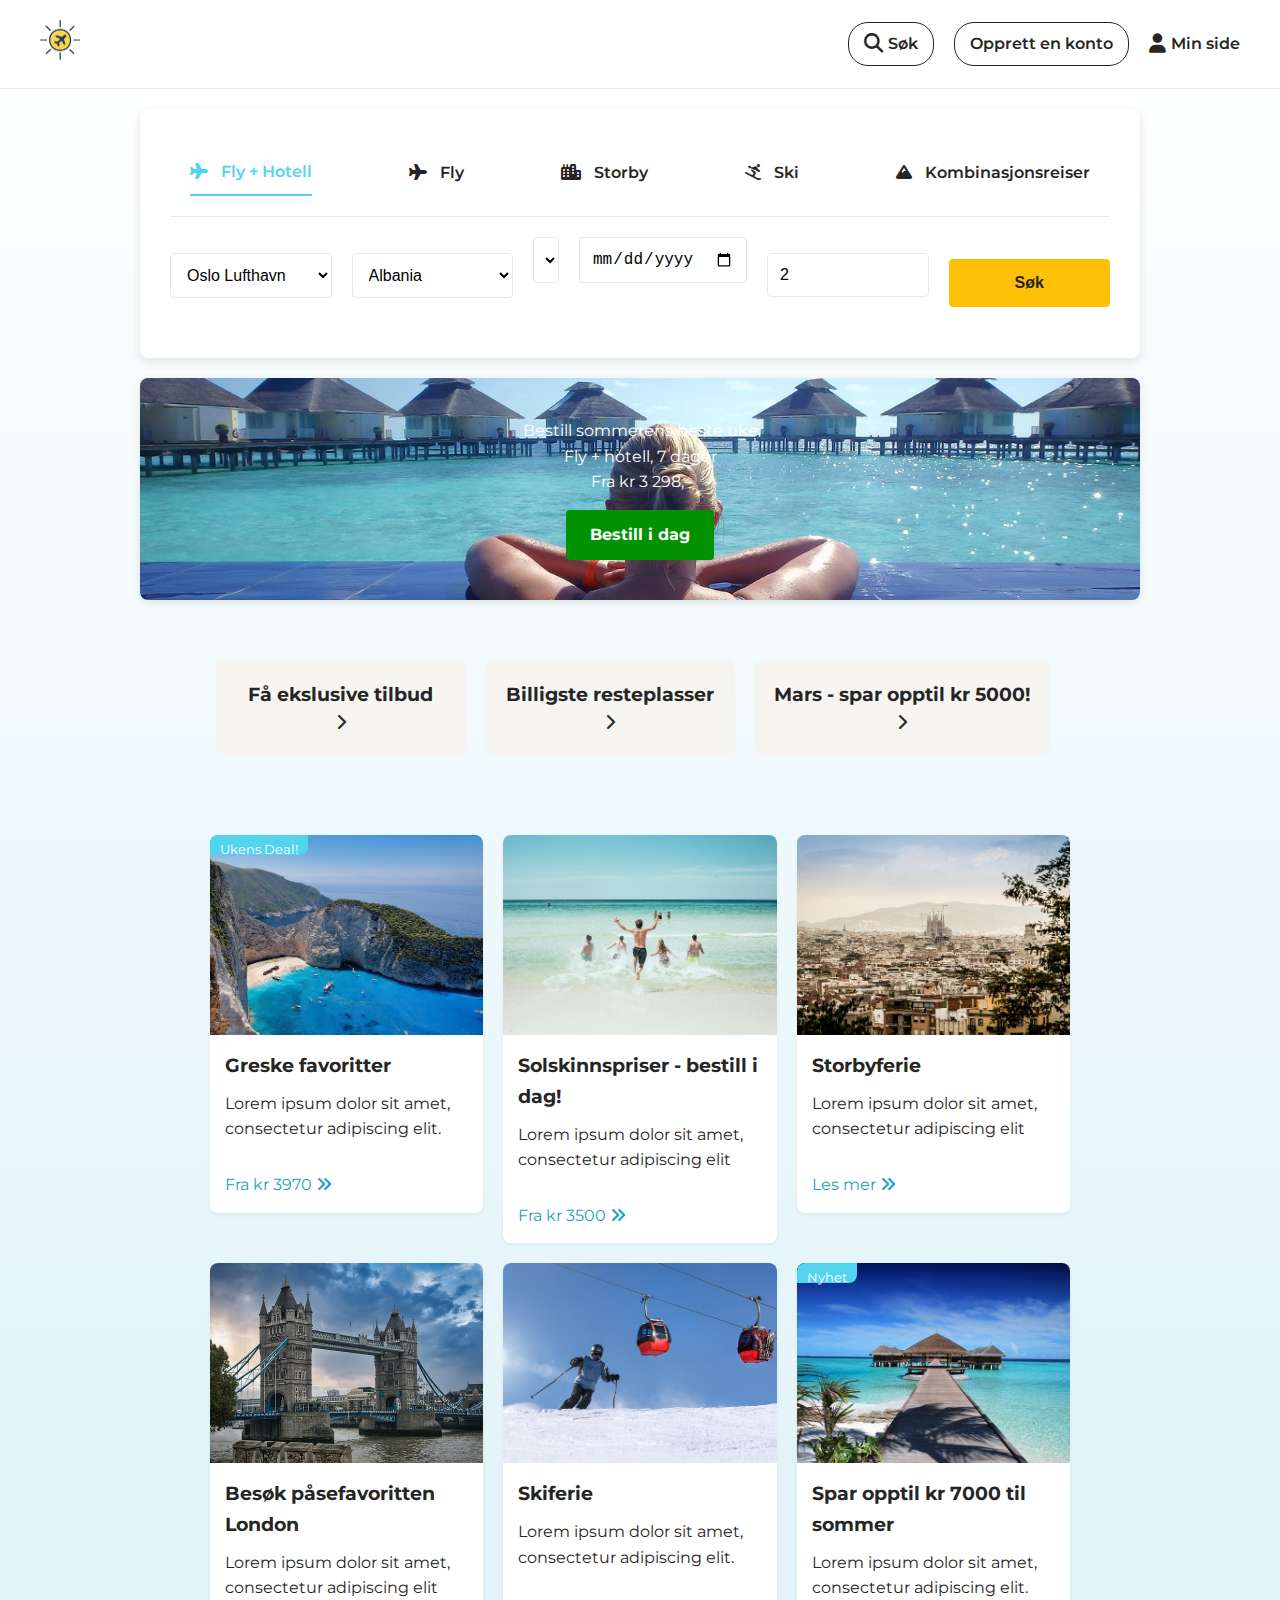
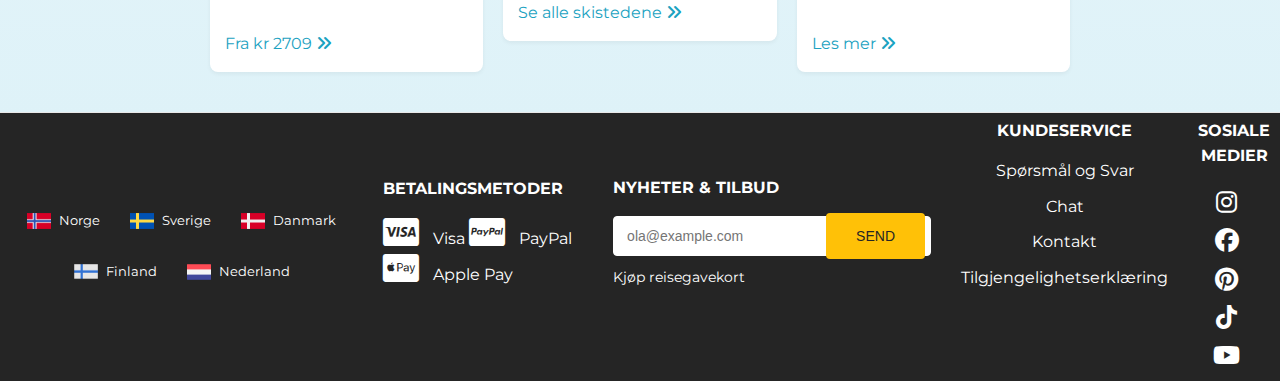
<file: Eksamen/index.html>
<!DOCTYPE html>
    <html lang="no">
    <head>
        <meta charset="UTF-8">
        <meta name="viewport" content="width=device-width, initial-scale=1.0">
        <title>Forside - Reisebyrå</title>
        <link rel="stylesheet" href="../CSS/style.css">
        <link rel="stylesheet" href="../Ikoner/css/all.css">
        <link rel="stylesheet" href="../Ikoner/css/brands.css">
        <link rel="stylesheet" href="../Ikoner/css/solid.css">
        <link href="https://fonts.googleapis.com/css2?family=Montserrat:wght@400;600&display=swap" rel="stylesheet">
    </head>

    <body>
        <div class="container">
            <header>
                <section class="top-header">
                    <a href="#">
                        <img src="../BildeMappe/fav.png" alt="Logo">
                    </a>
                    <nav class="nav-top">
                        <a href="#" class="search-link">
                            <i class="fas fa-search"></i> Søk
                        </a>
                        <a href="#" class="account-link">
                            Opprett en konto
                        </a>
                        <a href="#">
                            <i class="fas fa-user"></i> Min side
                        </a>
                    </nav>
                </section>
            </header>
            <section class="Seksjon-booking">

                <nav class="Nav-booking">
                    <a href="#" class="active"><i class="fas fa-plane"></i> Fly + Hotell</a>
                    <a href="#"><i class="fas fa-plane"></i> Fly</a>
                    <a href="#"><i class="fas fa-city"></i> Storby</a>
                    <a href="#"><i class="fas fa-skiing"></i> Ski</a>
                    <a href="#"><i class="fas fa-mountain"></i> Kombinasjonsreiser</a>
                </nav>
                <form action="#" method="post" class="Form-booking">
                    <label for="fra">Fra</label>
                    <select id="fra" name="fra">
                        <option>Oslo Lufthavn</option>
                    </select>
            
                    <label for="til">Til</label>
                    <select id="til" name="til">
                        <option>Albania</option>
                    </select>
            
                    <fieldset class="i-form">
                        <label for="reise">Reiselengde</label>
                        <select id="reise" name="reise">
                            <option>Mindre enn 1 uke</option>
                        </select>
                        
                        <label for="dato">Velg dato</label>
                        <input type="date" id="dato" name="dato">
                    </fieldset>
            
                    <label for="antall">Antall reisende</label>
                    <input type="number" id="antall" min="1" value="2">
                    <button type="submit">Søk</button>
                </form>
            </section>

        <section class="kampange">
            <article class="kampanje-Innhold">
                <p>Bestill sommerens beste uke</p>
                <p>Fly + hotell, 7 dager</p>
                <p>Fra kr 3 298,-</p>
                <a href="../Eksamen/hotell.html">Bestill i dag</a>
            </article>
        </section>

        <section class="offers">        
            <article class="offer-card">
                <h3>Få ekslusive tilbud</h3>
                <i class="fas fa-chevron-right"></i>
            </article>
            <article class="offer-card">
                <h3>Billigste resteplasser</h3>
                <i class="fas fa-chevron-right"></i>
            </article>
            <article class="offer-card">
                <h3>Mars - spar opptil kr 5000!</h3>
                <i class="fas fa-chevron-right"></i>
            </article>
        </section>
            
        <section id="tips-inspirasjon">
            <article class="inspirasjon-kort">
                <img src="../BildeMappe/beach-6514331_640.jpg" alt="Ukens-Deal">
                <span class="tag">Ukens Deal!</span>
                <h3>Greske favoritter</h3>
                <p>Lorem ipsum dolor sit amet, consectetur adipiscing elit.</p>
                <a href="#">Fra kr 3970 <i class="fas fa-angle-double-right"></i></a>
            </article>
            <article class="inspirasjon-kort">
                <img src="../BildeMappe/beach-1836467_640.jpg" alt="Solskinnspriser">
                <h3>Solskinnspriser - bestill i dag!</h3>
                <p>Lorem ipsum dolor sit amet, consectetur adipiscing elit</p>
                <a href="#">Fra kr 3500 <i class="fas fa-angle-double-right"></i></a>
            </article>
            <article class="inspirasjon-kort">
                <img src="../BildeMappe/cathedral-427997_640.jpg" alt="Storbyferie" >
                <h3>Storbyferie</h3>
                <p>Lorem ipsum dolor sit amet, consectetur adipiscing elit</p>
                <a href="#">Les mer <i class="fas fa-angle-double-right"></i></a>
            </article>
            <article class="inspirasjon-kort">
                <img src="../BildeMappe/building-7014904_640.jpg" alt="London">
                <h3>Besøk påsefavoritten London</h3>
                <p>Lorem ipsum dolor sit amet, consectetur adipiscing elit</p>
                <a href="#">Fra kr 2709 <i class="fas fa-angle-double-right"></i></a>
            </article>
            <article class="inspirasjon-kort">
                <img src="../BildeMappe/ski-slope-3223709_640.jpg" alt="Skiferie">
                <h3>Skiferie</h3>
                <p>Lorem ipsum dolor sit amet, consectetur adipiscing elit.</p>
                <a href="#">Se alle skistedene <i class="fas fa-angle-double-right"></i></a>
            </article>
            <article class="inspirasjon-kort">
                <span class="tag">Nyhet</span>
                <img src="../BildeMappe/beach-666122_640.jpg" alt="Skiferie">
                <h3>Spar opptil kr 7000 til sommer</h3>
                <p>Lorem ipsum dolor sit amet, consectetur adipiscing elit.</p>
                <a href="#">Les mer <i class="fas fa-angle-double-right"></i></a>
            </article>
        </section>
        </div>
        
        <footer id="footer">
            <section class="flagg-footer">
                <figure>
                    <img src="../Flagg/norway.png" alt="Norge">
                    <figcaption>Norge</figcaption>
                </figure>
                <figure>
                    <img src="../Flagg/sweden.png" alt="Sverige">
                    <figcaption>Sverige</figcaption>
                </figure>
                <figure>
                    <img src="../Flagg/denmark.png" alt="Danmark">
                    <figcaption>Danmark</figcaption>
                </figure>
                <figure>
                    <img src="../Flagg/material.png" alt="Finland">
                    <figcaption>Finland</figcaption>
                </figure>
                <figure>
                    <img src="../Flagg/netherlands.png" alt="Nederland">
                    <figcaption>Nederland</figcaption>
                </figure>
            </section>

            <section class="betaling-footer">
                <section class="footer-payment">
                    <h4>Betalingsmetoder</h4>
                    <i class="fab fa-cc-visa"></i> Visa
                    <i class="fab fa-cc-paypal"></i> PayPal
                    <i class="fab fa-cc-apple-pay"></i> Apple Pay
                </section>
            </section>

            <section class="newsletter-footer">
                <h4>Nyheter & Tilbud</h4>
                <form action="#">
                    <input type="email" id="newsletter" name="newsletter" placeholder="ola@example.com">
                    <button type="submit">SEND</button>
                </form>
                <p>Kjøp reisegavekort</p>
            </section>

            <div class="service-social-container">
            <section class="service-footer">
                <h4>Kundeservice</h4>
                <a href="#">Spørsmål og Svar</a>
                <a href="#">Chat</a>
                <a href="#">Kontakt</a>
                <a href="../tilgjengelighetserklæring/tilgjengelighetserklæring_kEksamen.pdf">Tilgjengelighetserklæring</a>
            </section>

            <section class="SosialeMedier-footer">
                <h4>Sosiale Medier</h4>
                <a href="https://instagram.com" target="_blank"><i class="fab fa-instagram"></i></a>
                <a href="https://facebook.com" target="_blank"><i class="fab fa-facebook"></i></a>
                <a href="https://pinterest.com" target="_blank"><i class="fab fa-pinterest"></i></a>
                <a href="https://tiktok.com" target="_blank"><i class="fab fa-tiktok"></i></a>
                <a href="https://youtube.com" target="_blank"><i class="fab fa-youtube"></i></a>
            </section>
        </div>
        </footer>
    </body>
    </html>
</file>
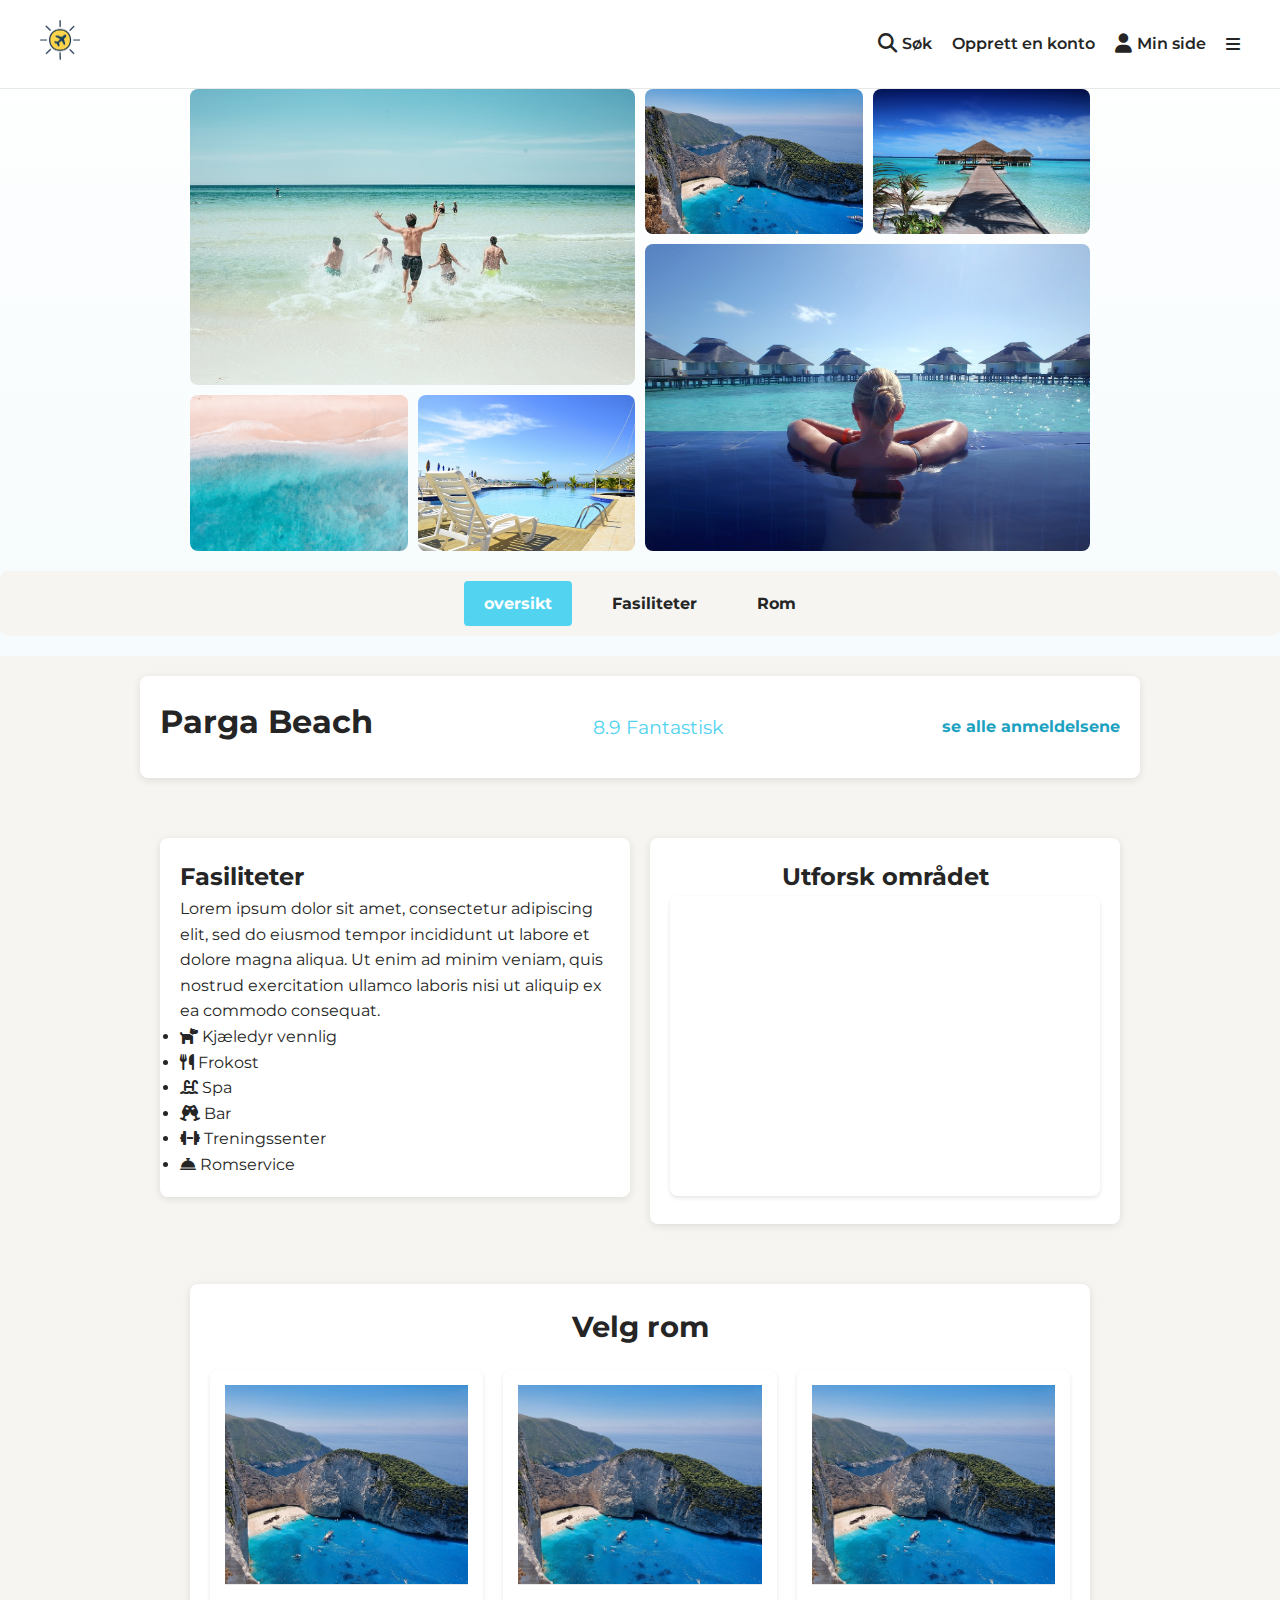
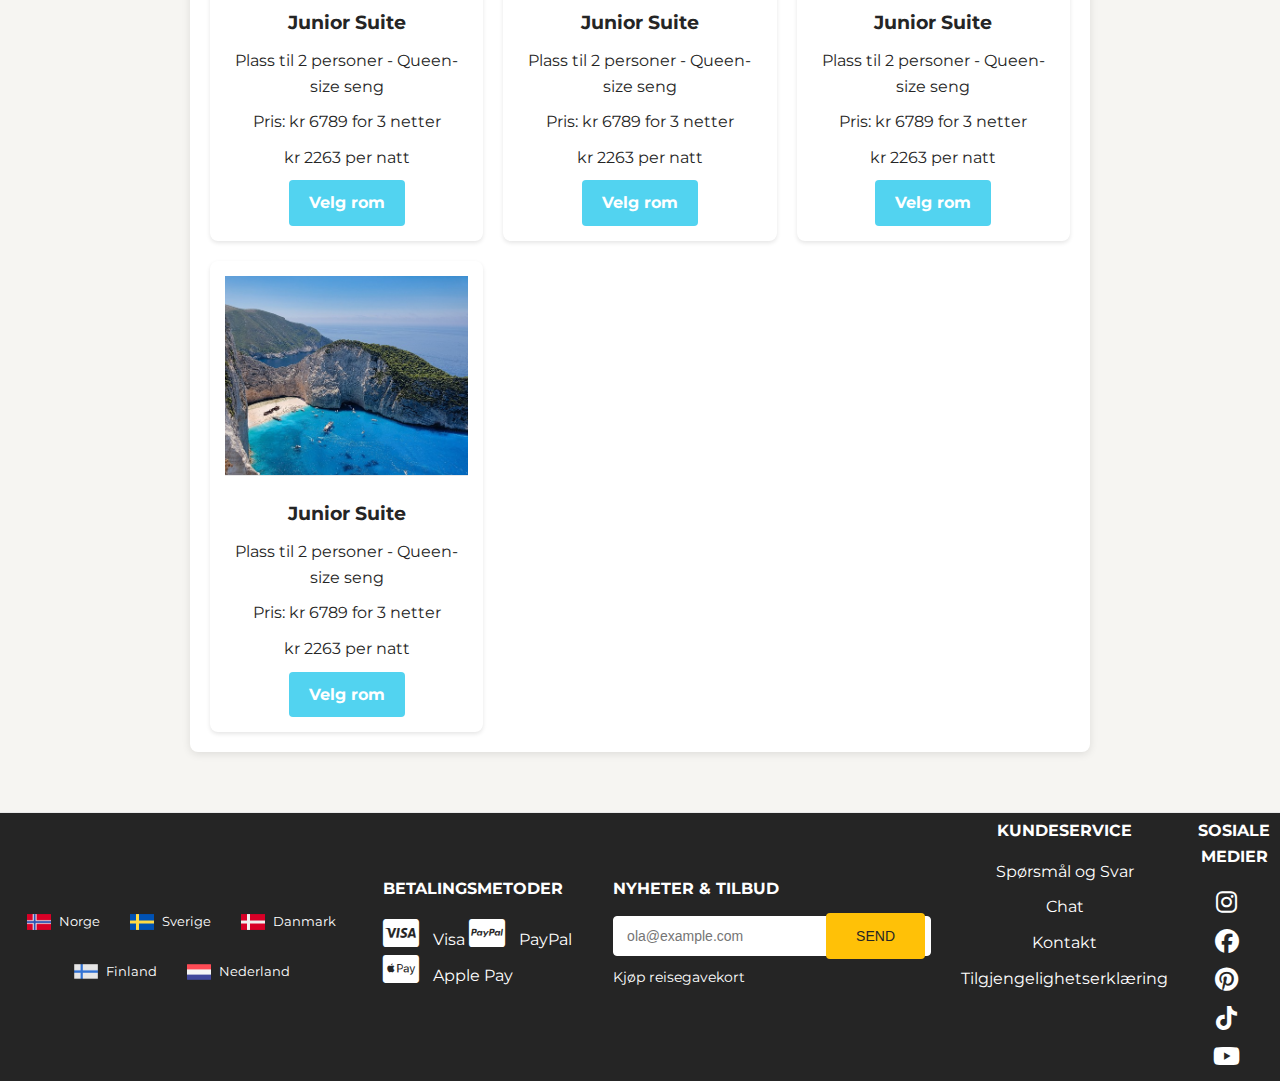
<file: Eksamen/hotell.html>
<!DOCTYPE html>
    <html lang="no">
    <head>
        <meta charset="UTF-8">
        <meta name="viewport" content="width=device-width, initial-scale=1.0">
        <title>Hotell - Reisebyrå</title>
        <link rel="stylesheet" href="../CSS/style.css">
        <link rel="stylesheet" href="../Ikoner/css/all.css">
        <link rel="stylesheet" href="../Ikoner/css/brands.css">
        <link rel="stylesheet" href="../Ikoner/css/solid.css">
        <link href="https://fonts.googleapis.com/css2?family=Montserrat:wght@400;600&display=swap" rel="stylesheet">
    </head>

    <body>
        <header>
            <section class="top-header">
                <a href="../Eksamen/index.html">
                    <img src="../BildeMappe/fav.png" alt="Logo">
                </a>
                <nav class="nav-top">
                    <a href="../Eksamen/order.html" class="Søk-ikon">
                        <i class="fas fa-search"></i>
                        <span>Søk</span>
                    </a>
                    <a href="#">
                        <span>Opprett en konto</span>
                    </a>
                    <a href="#">
                        <i class="fas fa-user"></i>
                        <span>Min side</span>
                    </a>
                    <i class="fa-solid fa-bars"></i>
                </nav>
            </section>
        </header>
        
        <section class="image-gallery">
            <img src="../BildeMappe/beach-1836467_640.jpg" alt="Bilde 1" class="large">
            <img src="../BildeMappe/beach-6514331_640.jpg" alt="Bilde 2">
            <img src="../BildeMappe/beach-666122_640.jpg" alt="Bilde 3">
            <img src="../BildeMappe/holiday-2733322_1280.jpg" alt="Bilde 4" class="large">
            <img src="../BildeMappe/sea-4768869_1920.jpg" alt="Bilde 5">
            <img src="../BildeMappe/landscape-2016308_640.jpg" alt="Bilde 6">
        </section>

        <nav class="hotell-navigering">
            <a href="#oversikt" class="aktiv">oversikt</a>
            <a href="#fasiliteter">Fasiliteter</a>
            <a href="#rom">Rom</a>
        </nav>

        <main>
            <section id="oversikt">
                <h1>Parga Beach</h1>
                <p>8.9 Fantastisk</p>
                <a href="#" class="se-anmeldelser"> se alle anmeldelsene</a>
            </section>

            <div id="fasiliteter-utforsk-container">
                <section id="Fasiliteter">
                    <h2>Fasiliteter</h2>
                    <p>Lorem ipsum dolor sit amet, consectetur adipiscing elit, sed do eiusmod tempor incididunt ut labore et dolore magna aliqua. Ut enim ad minim veniam, quis nostrud exercitation ullamco laboris nisi ut aliquip ex ea commodo consequat.</p>
                    <ul>
                        <li><i class="fas fa-dog"></i> Kjæledyr vennlig</li>
                        <li><i class="fas fa-utensils"></i> Frokost</li>
                        <li><i class="fas fa-swimming-pool"></i> Spa</li>
                        <li><i class="fas fa-glass-cheers"></i> Bar</li>
                        <li><i class="fas fa-dumbbell"></i> Treningssenter</li>
                        <li><i class="fas fa-concierge-bell"></i> Romservice</li>
                    </ul>
                </section>
            
                <section id="utforsk-omradet">
                    <h2>Utforsk området</h2>
                    <iframe
                        src="https://www.google.com/maps/embed?pb=!1m18!1m12!1m3!1d2024.123456789!2d11.35306!3d59.12944!2m3!1f0!2f0!3f0!3m2!1i1024!2i768!4f13.1!3m3!1m2!1s0x4641e6b123456789%3A0xabcdef123456789!2sH%C3%B8gskolen%20i%20%C3%98stfold!5e0!3m2!1sen!2sno!4v1611811234567!5m2!1sen!2sno"
                        allowfullscreen=""
                        loading="lazy">
                    </iframe>
                </section>
            </div>

            <section id="rom">
                <h2>Velg rom</h2>
                <div class="rom-kort-container">
                    <article class="rom-kort">
                        <img src="../BildeMappe/beach-6514331_640.jpg" alt="Junior Suite">
                        <h3>Junior Suite</h3>
                        <p>Plass til 2 personer - Queen-size seng</p>
                        <p>Pris: kr 6789 for 3 netter</p>
                        <p>kr 2263 per natt</p>
                        <a href="../Eksamen/order.html" class="velg-rom-knapp">Velg rom</a>
                    </article>
                    <article class="rom-kort">
                        <img src="../BildeMappe/beach-6514331_640.jpg" alt="Junior Suite">
                        <h3>Junior Suite</h3>
                        <p>Plass til 2 personer - Queen-size seng</p>
                        <p>Pris: kr 6789 for 3 netter</p>
                        <p>kr 2263 per natt</p>
                        <a href="../Eksamen/order.html" class="velg-rom-knapp">Velg rom</a>
                    </article>
                    <article class="rom-kort">
                        <img src="../BildeMappe/beach-6514331_640.jpg" alt="Junior Suite">
                        <h3>Junior Suite</h3>
                        <p>Plass til 2 personer - Queen-size seng</p>
                        <p>Pris: kr 6789 for 3 netter</p>
                        <p>kr 2263 per natt</p>
                        <a href="../Eksamen/order.html" class="velg-rom-knapp">Velg rom</a>
                    </article>
                    <article class="rom-kort">
                        <img src="../BildeMappe/beach-6514331_640.jpg" alt="Junior Suite">
                        <h3>Junior Suite</h3>
                        <p>Plass til 2 personer - Queen-size seng</p>
                        <p>Pris: kr 6789 for 3 netter</p>
                        <p>kr 2263 per natt</p>
                        <a href="../Eksamen/order.html" class="velg-rom-knapp">Velg rom</a>
                    </article>
                </div>
            </section>
        </main>

        <footer id="footer">
            <section class="flagg-footer">
                <figure>
                    <img src="../Flagg/norway.png" alt="Norge">
                    <figcaption>Norge</figcaption>
                </figure>
                <figure>
                    <img src="../Flagg/sweden.png" alt="Sverige">
                    <figcaption>Sverige</figcaption>
                </figure>
                <figure>
                    <img src="../Flagg/denmark.png" alt="Danmark">
                    <figcaption>Danmark</figcaption>
                </figure>
                <figure>
                    <img src="../Flagg/material.png" alt="Finland">
                    <figcaption>Finland</figcaption>
                </figure>
                <figure>
                    <img src="../Flagg/netherlands.png" alt="Nederland">
                    <figcaption>Nederland</figcaption>
                </figure>
            </section>

            <section class="betaling-footer">
                <section class="footer-payment">
                    <h4>Betalingsmetoder</h4>
                    <i class="fab fa-cc-visa"></i> Visa
                    <i class="fab fa-cc-paypal"></i> PayPal
                    <i class="fab fa-cc-apple-pay"></i> Apple Pay
                </section>
            </section>

            <section class="newsletter-footer">
                <h4>Nyheter & Tilbud</h4>
                <form action="#">
                    <input type="email" id="newsletter" name="newsletter" placeholder="ola@example.com">
                    <button type="submit">SEND</button>
                </form>
                <p>Kjøp reisegavekort</p>
            </section>

            <div class="service-social-container">
            <section class="service-footer">
                <h4>Kundeservice</h4>
                <a href="#">Spørsmål og Svar</a>
                <a href="#">Chat</a>
                <a href="#">Kontakt</a>
                <a href="../tilgjengelighetserklæring/tilgjengelighetserklæring_kEksamen.pdf">Tilgjengelighetserklæring</a>
            </section>

            <section class="SosialeMedier-footer">
                <h4>Sosiale Medier</h4>
                <a href="https://instagram.com" target="_blank"><i class="fab fa-instagram"></i></a>
                <a href="https://facebook.com" target="_blank"><i class="fab fa-facebook"></i></a>
                <a href="https://pinterest.com" target="_blank"><i class="fab fa-pinterest"></i></a>
                <a href="https://tiktok.com" target="_blank"><i class="fab fa-tiktok"></i></a>
                <a href="https://youtube.com" target="_blank"><i class="fab fa-youtube"></i></a>
            </section>
        </div>
        </footer>
    </body>
    </html>
</file>
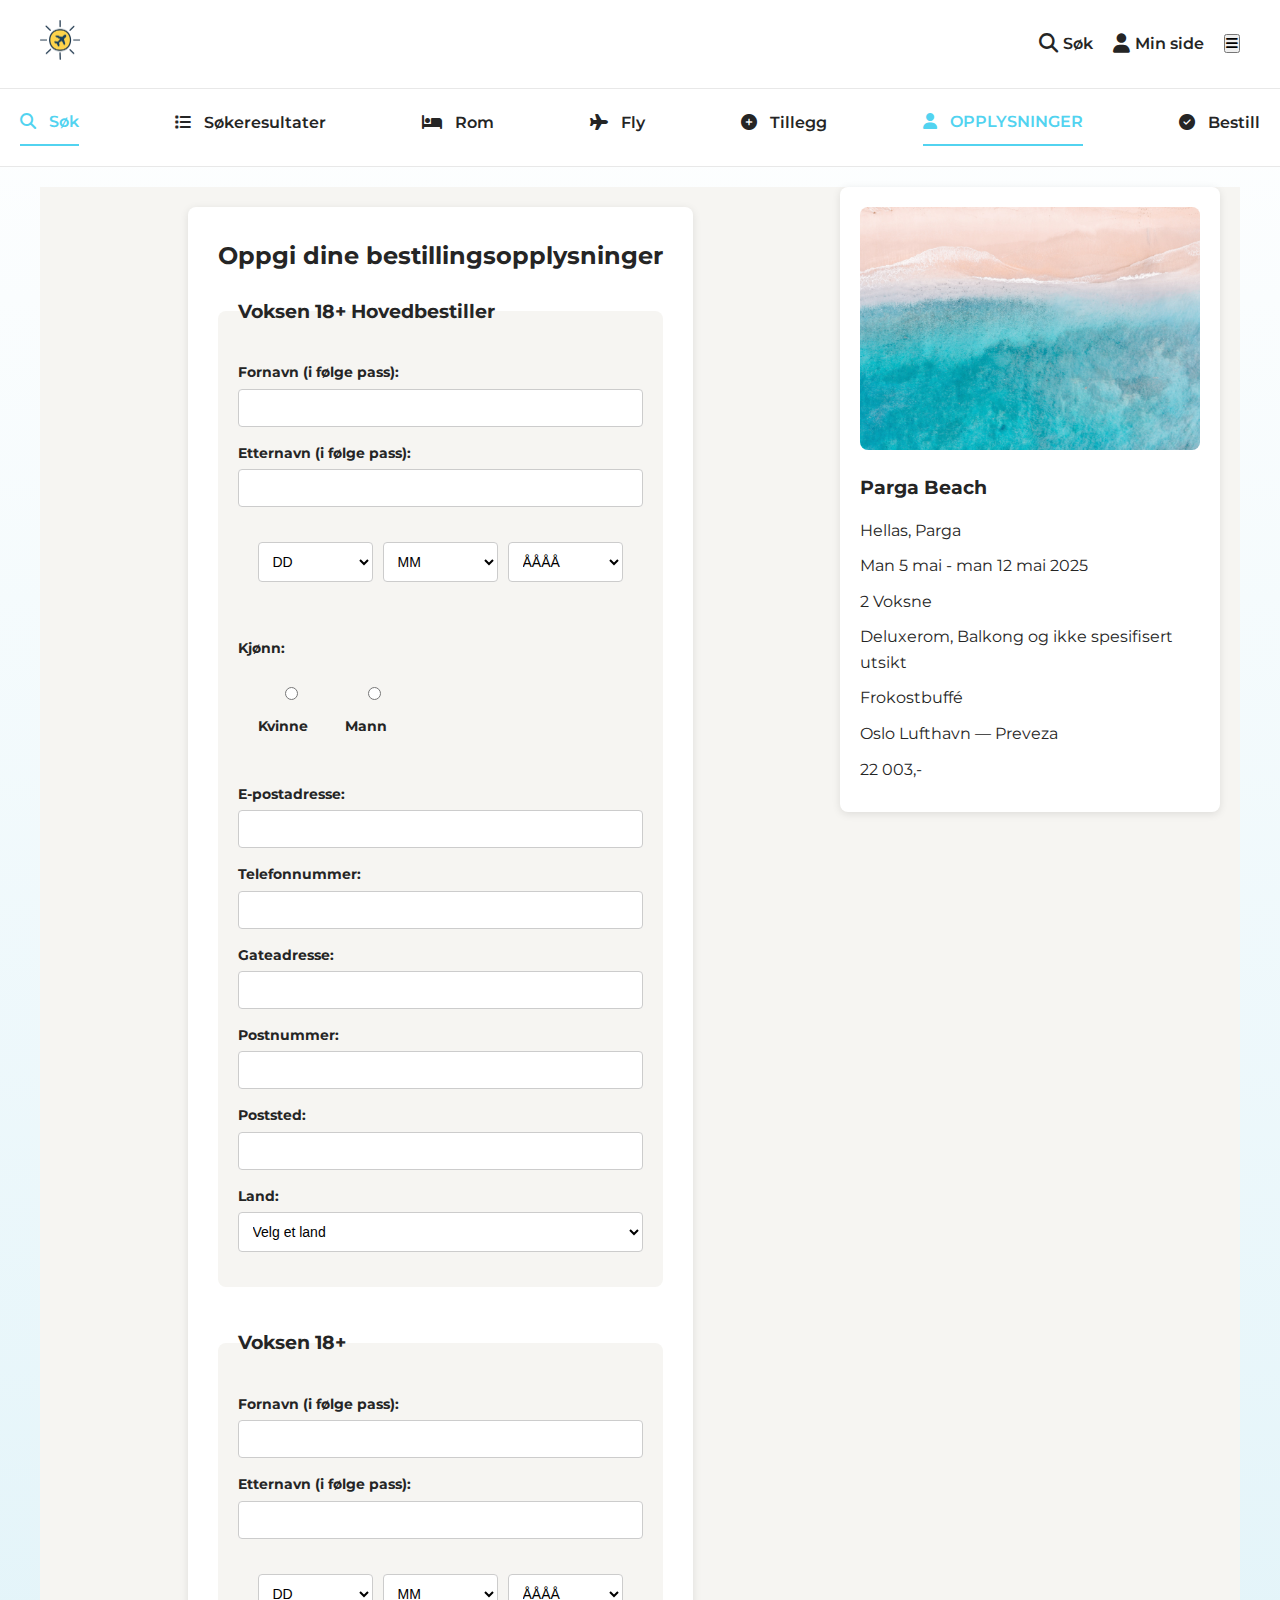
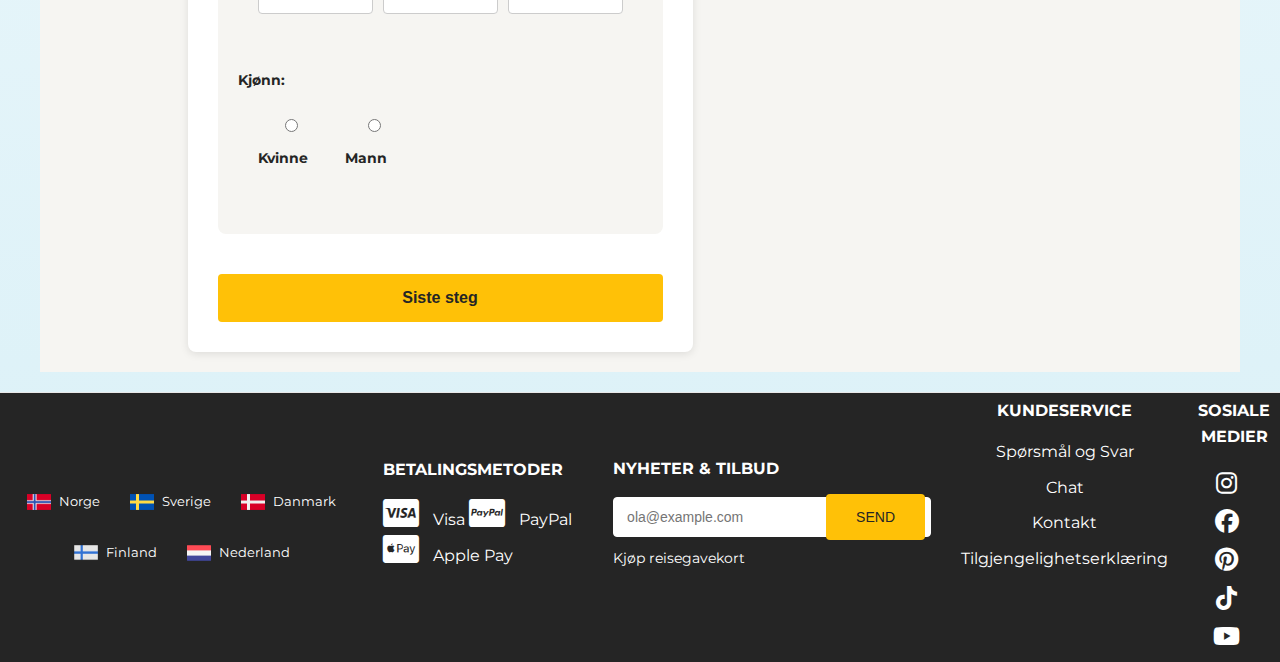
<file: Eksamen/order.html>
<!DOCTYPE html>
    <html lang="no">
    <head>
        <meta charset="UTF-8">
        <meta name="viewport" content="width=device-width, initial-scale=1.0">
        <title>Bestilling - Reisebyrå</title>
        <link rel="stylesheet" href="../CSS/style.css">
        <link rel="stylesheet" href="../Ikoner/css/all.css">
        <link rel="stylesheet" href="../Ikoner/css/brands.css">
        <link rel="stylesheet" href="../Ikoner/css/solid.css">
        <link href="https://fonts.googleapis.com/css2?family=Montserrat:wght@400;600&display=swap" rel="stylesheet">
    </head>

    <body>
        <div class="O-container">
        <header>
            <section class="top-header">
                <a href="../Eksamen/index.html">
                    <img src="../BildeMappe/fav.png" alt="Logo">
                </a>
                <nav class="nav-top">
                    <a href="../Eksamen/order.html" class="Søk-ikon">
                        <i class="fas fa-search"></i><span>Søk</span>
                    </a>
                    <a href="#">
                        <i class="fas fa-user"></i><span>Min side</span>
                    </a>
                    <button class="menu-toggle" aria-label="Open menu">
                        <i class="fas fa-bars"></i>
                    </button>
                </nav>
            </section>
        </header>

        <nav class="Nav-booking">
            <a href="../Eksamen/index.html"><i class="fas fa-search"></i>Søk</a>
            <a href="../Eksamen/hotell.html"><i class="fas fa-list"></i>Søkeresultater</a>
            <a href="#"><i class="fas fa-bed"></i>Rom</a>
            <a href="https://www.norwegian.no" target="_blank"><i class="fas fa-plane"></i>Fly</a>
            <a href="#"><i class="fas fa-plus-circle"></i>Tillegg</a>
            <a href="#" class="active"><i class="fas fa-user"></i>OPPLYSNINGER</a>
            <a href="#"><i class="fas fa-check-circle"></i>Bestill</a>
        </nav>

        <main>
            <section class="Seksjon-booking">
                <h1>Oppgi dine bestillingsopplysninger</h1>
                <form class="Form-booking" action="#" method="post">
                    <fieldset>
                        <legend>Voksen 18+ Hovedbestiller</legend>
                                    
                        <label for="fornavn1">Fornavn (i følge pass):</label>
                        <input type="text" class="fornavn" id="fornavn1" name="fornavn1" required>
                        
                        <label for="etternavn1">Etternavn (i følge pass):</label>
                        <input type="text" class="etternavn" id="etternavn1" name="etternavn1" required>
            
                        <fieldset class="date-group">
                            <select class="dag" name="dag1" id="dag1">
                                <option>DD</option>
                            </select>
                            <select class="måned" name="måned1" id="måned1">
                                <option>MM</option>
                            </select>
                            <select class="år" name="år1" id="år1">
                                <option>ÅÅÅÅ</option>
                            </select>
                        </fieldset>
            
                        <label>Kjønn:</label>
                        <fieldset class="gender-group">
                            <label class="radio-label">
                                <input type="radio" class="kjønn" id="kjønn1_kvinne" name="kjønn1" value="kvinne">
                                Kvinne
                            </label>
                            <label class="radio-label">
                                <input type="radio" class="kjønn" id="kjønn1_mann" name="kjønn1" value="mann">
                                Mann
                            </label>
                        </fieldset>
                       
                        <label for="epost1">E-postadresse:</label>
                        <input type="email" class="epost" id="epost1" name="epost1" required>
                      
                        <label for="telefonnummer1">Telefonnummer:</label>
                        <input type="tel" class="telefonnummer" id="telefonnummer1" name="telefonnummer1" required>
                       
                        <label for="gateadresse1">Gateadresse:</label>
                        <input type="text" class="gateadresse" id="gateadresse1" name="gateadresse1" required>
                        
                        <label for="postnummer1">Postnummer:</label>
                        <input type="text" class="postnummer" id="postnummer1" name="postnummer1" required>
                        
                        <label for="poststed1">Poststed:</label>
                        <input type="text" class="poststed" id="poststed1" name="poststed1" required>
                        
                        <label for="land">Land:</label>
                        <select name="land" class="land" id="land" required>
                            <option value="" disabled selected>Velg et land</option>
                        </select>
                    </fieldset>
            
                    <fieldset>
                        <legend>Voksen 18+</legend>
                        
                        <label for="fornavn2">Fornavn (i følge pass):</label>
                        <input type="text" class="fornavn" id="fornavn2" name="fornavn2" required>
                        
                        <label for="etternavn2">Etternavn (i følge pass):</label>
                        <input type="text" class="etternavn" id="etternavn2" name="etternavn2" required>
            
                        <fieldset class="date-group">
                            <select class="dag" name="dag2" id="dag2">
                                <option>DD</option>
                            </select>
                            <select class="måned" name="måned2" id="måned2">
                                <option>MM</option>
                            </select>
                            <select class="år" name="år2" id="år2">
                                <option>ÅÅÅÅ</option>
                            </select>
                        </fieldset>
            
                        <label>Kjønn:</label>
                        <fieldset class="gender-group">
                            <label class="radio-label">
                                <input type="radio" class="kjønn" id="kjønn2_kvinne" name="kjønn2" value="kvinne">
                                Kvinne
                            </label>
                            <label class="radio-label">
                                <input type="radio" class="kjønn" id="kjønn2_mann" name="kjønn2" value="mann">
                                Mann
                            </label>
                        </fieldset>
                    </fieldset>
            
                    <button type="submit">Siste steg</button>
                </form>
            </section>
            
            <section class="booking-summary">
                <img src="../BildeMappe/sea-4768869_1920.jpg" alt="Parga Beach">
                <h3>Parga Beach</h3>
                <ul>
                    <li>Hellas, Parga</li>
                    <li>Man 5 mai - man 12 mai 2025</li>
                    <li>2 Voksne</li>
                    <li>Deluxerom, Balkong og ikke spesifisert utsikt</li>
                    <li>Frokostbuffé</li>
                    <li>Oslo Lufthavn — Preveza</li>
                    <li>22 003,-</li>
                </ul>
            </section>
        </main>

        <footer id="footer">
            <section class="flagg-footer">
                <figure>
                    <img src="../Flagg/norway.png" alt="Norge">
                    <figcaption>Norge</figcaption>
                </figure>
                <figure>
                    <img src="../Flagg/sweden.png" alt="Sverige">
                    <figcaption>Sverige</figcaption>
                </figure>
                <figure>
                    <img src="../Flagg/denmark.png" alt="Danmark">
                    <figcaption>Danmark</figcaption>
                </figure>
                <figure>
                    <img src="../Flagg/material.png" alt="Finland">
                    <figcaption>Finland</figcaption>
                </figure>
                <figure>
                    <img src="../Flagg/netherlands.png" alt="Nederland">
                    <figcaption>Nederland</figcaption>
                </figure>
            </section>

            <section class="betaling-footer">
                <section class="footer-payment">
                    <h4>Betalingsmetoder</h4>
                    <i class="fab fa-cc-visa"></i> Visa
                    <i class="fab fa-cc-paypal"></i> PayPal
                    <i class="fab fa-cc-apple-pay"></i> Apple Pay
                </section>
            </section>

            <section class="newsletter-footer">
                <h4>Nyheter & Tilbud</h4>
                <form action="#">
                    <input type="email" id="newsletter" name="newsletter" placeholder="ola@example.com">
                    <button type="submit">SEND</button>
                </form>
                <p>Kjøp reisegavekort</p>
            </section>

            <div class="service-social-container">
            <section class="service-footer">
                <h4>Kundeservice</h4>
                <a href="#">Spørsmål og Svar</a>
                <a href="#">Chat</a>
                <a href="#">Kontakt</a>
                <a href="../tilgjengelighetserklæring/tilgjengelighetserklæring_kEksamen.pdf">Tilgjengelighetserklæring</a>
            </section>

            <section class="SosialeMedier-footer">
                <h4>Sosiale Medier</h4>
                <a href="https://instagram.com" target="_blank"><i class="fab fa-instagram"></i></a>
                <a href="https://facebook.com" target="_blank"><i class="fab fa-facebook"></i></a>
                <a href="https://pinterest.com" target="_blank"><i class="fab fa-pinterest"></i></a>
                <a href="https://tiktok.com" target="_blank"><i class="fab fa-tiktok"></i></a>
                <a href="https://youtube.com" target="_blank"><i class="fab fa-youtube"></i></a>
            </section>
        </div>
        </footer>
    </div>
    </body>
    </html>
</file>
<file: CSS/style.css>
* {
    margin: 0;
    padding: 0;
    box-sizing: border-box;
}

body {
    font-family: 'Montserrat', sans-serif;
    line-height: 1.6;
    color: #252525;
}

@media (max-width: 768px) {
.top-header {
    display: flex;
    justify-content: space-between;
    align-items: center;
    padding: 10px 20px;
}

.top-header img {
    height: 25px;
}

.nav-top {
    display: flex;
    align-items: center;
    gap: 15px;
}

.nav-top a {
    color: #252525;
    text-decoration: none;
}

.nav-top a span {
    display: none; 
}

.Seksjon-booking {
    background: white;
    max-width: 768px;
    margin: 20px auto;
    padding: 25px;
    border-radius: 8px;
    box-shadow: 0 2px 8px rgba(0, 0, 0, 0.1);
}

.Nav-booking {
    display: flex;
    gap: 20px;
    padding-bottom: 20px;
    margin-bottom: 20px;
    border-bottom: 1px solid #e8e8e8;
    overflow-x: auto;
}

.Nav-booking a {
    text-decoration: none;
    color: #252525;
    display: flex;
    align-items: center;
    gap: 8px;
}

.Nav-booking a:first-child {
    color: #52d3f0;
    border-bottom: 2px solid #52d3f0;
}

.Form-booking {
    display: flex;
    flex-direction: column;
    gap: 20px;
}

.Form-booking label {
    display: block;
    margin-bottom: 8px;
    color: #252525;
}

.Form-booking select,
.Form-booking input {
    width: 100%;
    padding: 12px;
    border: 1px solid #e8e8e8;
    border-radius: 4px;
    background: white;
}

.i-form {
    display: grid;
    grid-template-columns: 1fr 1fr;
    gap: 20px;
}

.Form-booking button {
    background-color: #ffc107;
    color: #252525;
    padding: 15px;
    border: none;
    border-radius: 4px;
    font-weight: 500;
}

.kampange {
    background-image: url('../BildeMappe/holiday-2733322_1280.jpg');
    background-size: cover;
    background-position: center;
    padding: 40px 20px;
    margin-top: 30px;
    color: white;
    text-align: center;
}

.kampanje-Innhold {
    max-width: 300px;
    margin: 0 auto;
}

.kampanje-Innhold a {
    display: inline-block;
    background-color: #019101;
    color: white;
    padding: 12px 24px;
    text-decoration: none;
    border-radius: 4px;
    margin-top: 15px;
}

.offers {
    padding: 40px 20px;
    overflow-x: auto;
    white-space: nowrap;
}

.offers h2 {
    margin-bottom: 20px;
}

.offer-card {
    display: inline-block;
    background-color: #f6f5f2;
    padding: 20px;
    margin-right: 15px;
    border-radius: 8px;
    min-width: 250px;
}

.tips-inspirasjon {
    padding: 40px 20px;
    max-width: 1000px;
    margin: 0 auto; 
    
}

.tips-inspirasjon h2 {
    margin-bottom: 30px;
    font-size: 1.5rem;
    
}

#tips-inspirasjon {
    display: grid;
    grid-template-columns: repeat(3, 1fr);
    gap: 20px;
    
}

#tips-inspirasjon article {
    width: 100%;
    background: white;
    position: relative; 
}

#tips-inspirasjon img {
    width: 100%;
    height: 200px;
    object-fit: cover;
    display: block;
}

#tips-inspirasjon h3 {
    padding: 15px 15px 10px 15px;
    font-size: 1.2rem;
}

#tips-inspirasjon p {
    padding: 0 15px;
    margin-bottom: 15px;
}

#tips-inspirasjon a {
    display: block;
    padding: 15px;
    color: #1ca2c1;
    text-decoration: none;
}

.tag {
    margin-top: -10px;
    margin-left: -10px;
}

#tips-inspirasjon {
    display: grid;
    grid-template-columns: repeat(auto-fit, minmax(300px, 1fr));
    gap: 20px;
    margin: 40px auto;
    max-width: 1000px;
    padding: 0 20px;
}

.inspirasjon-kort {
    background: white;
    border-radius: 8px;
    overflow: hidden;
    box-shadow: 0 2px 4px rgba(0, 0, 0, 0.05);
}

.tag {
    position: absolute;
    top: 10px;
    left: 10px;
    background: #52d3f0;
    color: white;
    padding: 5px 10px;
    height: 20px;
    border-radius: 8px 0px 8px 0px;
    font-size: 0.8rem;
}

#footer {
    background-color: #252525;
    color: white;
    padding: 40px 20px;
    margin-top: 40px;
    display: grid;
    grid-template-columns: repeat(3, 1fr);
    gap: 30px;
}

.flagg-footer {
    grid-column: 1 / -1;
    display: flex;
    justify-content: center;
    gap: 30px;
}

.flagg-footer figure {
    display: flex;
    align-items: center;
    gap: 8px;
    margin: 0;
}

.flagg-footer img {
    width: 24px;
    height: 16px;
    object-fit: cover;
}

.flagg-footer figcaption {
    color: white;
    font-size: 0.9rem;
}

.betaling-footer {
    grid-column: 1 / -1;
    text-align: left;
    margin-bottom: 30px;
}

.betaling-footer h4 {
    margin-bottom: 15px;
    text-transform: uppercase;
}

.footer-payment i {
    font-size: 2rem;
    margin-right: 10px;
    color: white;
}

.newsletter-footer {
    text-align: left;
    margin-bottom: 30px;
}

.newsletter-footer h4 {
    text-transform: uppercase;
    margin-bottom: 15px;
}

.newsletter-footer form {
    display: flex;
    align-items: center;
    gap: 10px;
    background: white;
    border-radius: 4px;
    padding: 5px;
    height: 40px;
    border: 1px solid white;
    max-width: 400px; 
}

.newsletter-footer form label {
    display: none; 
}

.newsletter-footer input {
    flex: 1;
    padding: 8px;
    border: none;
    background: none;
    font-size: 14px;
    outline: none; 
}

.newsletter-footer button {
    background-color: #ffc107;
    color: #252525;
    border: none;
    padding: 8px 15px;
    border-radius: 4px;
    cursor: pointer;
    font-size: 14px;
    text-transform: uppercase;
    font-weight: bold;
}

.newsletter-footer p {
    margin-top: 10px;
    color: white;
    font-size: 14px;
}

.service-social-container {
    display: grid;
    grid-template-columns: 1fr 1fr;
    gap: 30px;
}

.service-footer h4,
.SosialeMedier-footer h4 {
    text-transform: uppercase;
    margin-bottom: 15px;
}

.service-footer a {
    color: white;
    text-decoration: none;
    display: block;
    margin-bottom: 10px;
}

.SosialeMedier-footer a {
    color: white;
    font-size: 1.5rem;
    margin-right: 15px;
    text-decoration: none;
}

.flagg-footer {
    flex-wrap: wrap;
    justify-content: center;
}

#footer {
    grid-template-columns: 1fr;
    text-align: center;
}
.Nav-booking {
    display: flex;
    gap: 20px;
    padding: 20px;
    border-bottom: 1px solid #e8e8e8;
    margin-bottom: 20px;
    overflow-x: auto;
    background: white;
}

.Nav-booking a {
    text-decoration: none;
    color: #252525;
    display: flex;
    align-items: center;
    gap: 8px;
    white-space: nowrap;
    padding-bottom: 10px;
}

.Nav-booking a i {
    margin-right: 5px;
}

.Nav-booking a.active {
    color: #52d3f0;
    border-bottom: 2px solid #52d3f0;
}

main {
    padding: 20px;
    background-color: #f6f5f2;
}

main section {
    background: white;
    max-width: 768px;
    margin: 0 auto;
    padding: 25px;
    border-radius: 8px;
    box-shadow: 0 2px 8px rgba(0, 0, 0, 0.1);
}

main h1 {
    font-size: 1.5rem;
    margin-bottom: 20px;
}

fieldset {
    border: none;
    margin-bottom: 30px;
    padding: 0;
}

legend {
    font-weight: bold;
    margin-bottom: 20px;
    font-size: 1.1rem;
}

.Form-booking label {
    display: block;
    margin-bottom: 8px;
    color: #252525;
}

.Form-booking input,
.Form-booking select {
    width: 100%;
    padding: 12px;
    border: 1px solid #e8e8e8;
    border-radius: 4px;
    margin-bottom: 15px;
}

.date-group {
    display: grid;
    grid-template-columns: repeat(3, 1fr);
    gap: 10px;
    margin-bottom: 15px;
}

.gender-group {
    display: flex;
    gap: 20px;
    margin-bottom: 15px;
}

.gender-group input[type="radio"] {
    width: auto;
    margin: 0;
}

button[type="submit"] {
    background-color: #ffc107;
    color: #252525;
    padding: 15px 30px;
    border: none;
    border-radius: 4px;
    font-weight: 500;
    cursor: pointer;
    width: 100%;
}
.booking-summary {
    display: none;
}
.image-gallery img {
    display: none;
}

.image-gallery img:first-child {
    display: block;
    width: 100%; 
    border-radius: 8px;
}
.hotell-navigering {
    display: flex;
    justify-content: center;
    gap: 20px;
    margin: 20px 0;
    background-color: #f6f5f2;
    padding: 10px;
    border-radius: 8px;
}

.hotell-navigering a {
    text-decoration: none;
    color: #252525;
    font-weight: bold;
    padding: 10px 20px;
    border-radius: 4px;
    transition: background 0.3s ease;
}

.hotell-navigering a.aktiv {
    background-color: #52d3f0;
    color: white;
}

.hotell-navigering {
    flex-wrap: wrap;
    gap: 10px;
}

.rom-kart {
    grid-template-columns: 1fr;
}

#oversikt {
    text-align: center;
    margin-bottom: 40px;
}

#oversikt h1 {
    font-size: 2rem;
    margin-bottom: 10px;
}

#oversikt p {
    font-size: 1.2rem;
    color: #52d3f0;
}

#oversikt .se-anmeldelser {
    text-decoration: none;
    color: #1ca2c1;
    font-weight: bold;
}

#Fasiliteter {
    margin-bottom: 40px;
}

#Fasiliteter h2 {
    font-size: 1.8rem;
    margin-bottom: 20px;
}

#Fasiliteter ul {
    list-style: none;
    display: grid;
    grid-template-columns: repeat(auto-fit, minmax(150px, 1fr));
    gap: 20px;
}

#Fasiliteter li {
    display: flex;
    align-items: center;
    gap: 10px;
    font-size: 1rem;
}

#utforsk-omradet {
    margin: 40px 0;
    text-align: center;
}

#utforsk-omradet h2 {
    font-size: 1.8rem;
    margin-bottom: 20px;
}

#utforsk-omradet iframe {
    width: 100%;
    max-width: 800px; 
    height: 400px;
    border: none;
    border-radius: 8px; 
    box-shadow: 0 2px 4px rgba(0, 0, 0, 0.1);
}

#rom {
    margin: 40px 0;
    padding: 0 20px;
}

#rom h2 {
    font-size: 1.8rem;
    margin-bottom: 20px;
    text-align: center;
}

.rom-kort {
    background: white;
    border-radius: 8px;
    box-shadow: 0 2px 4px rgba(0, 0, 0, 0.1);
    overflow: hidden;
    text-align: center;
    padding: 15px;
    margin-bottom: 20px;
}

.rom-kort img {
    width: 100%;
    max-height: 200px;
    object-fit: cover;
    border-bottom: 1px solid #e8e8e8;
    margin-bottom: 15px;
}

.rom-kort h3 {
    font-size: 1.2rem;
    margin-bottom: 10px;
}

.rom-kort p {
    font-size: 1rem;
    margin-bottom: 10px;
}

.rom-kort button {
    background-color: #52d3f0;
    color: white;
    border: none;
    padding: 10px 20px;
    border-radius: 4px;
    cursor: pointer;
    font-weight: bold;
    transition: background-color 0.3s ease;
}

.rom-kort button:hover {
    background-color: #1ca2c1;
}
}

@media (min-width: 768px) { 
.top-header {
    display: flex;
    justify-content: space-between;
    align-items: center;
    padding: 10px 20px;
}

.top-header img {
    height: 25px; 
}

.nav-top {
    display: flex;
    align-items: center;
    gap: 15px;
}

.nav-top a {
    color: #252525;
    text-decoration: none;
}

.nav-top a span {
    display: none; 
}

.nav-top a span {
    display: inline;
}

.Seksjon-booking {
    background: white;
    max-width: 800px;
    margin: 20px auto;
    padding: 25px;
    border-radius: 8px;
    box-shadow: 0 2px 8px rgba(0, 0, 0, 0.1);
}

.Nav-booking {
    display: flex;
    gap: 20px;
    padding-bottom: 20px;
    margin-bottom: 20px;
    border-bottom: 1px solid #e8e8e8;
    overflow-x: auto;
}

.Nav-booking a {
    text-decoration: none;
    color: #252525;
    display: flex;
    align-items: center;
    gap: 8px;
}

.Nav-booking a:first-child {
    color: #52d3f0;
    border-bottom: 2px solid #52d3f0;
}

.Form-booking {
    display: flex;
    flex-direction: column;
    gap: 20px;
}

.Form-booking label {
    display: block;
    margin-bottom: 8px;
    color: #252525;
}

.Form-booking select,
.Form-booking input {
    width: 100%;
    padding: 12px;
    border: 1px solid #e8e8e8;
    border-radius: 4px;
    background: white;
}

.i-form {
    display: grid;
    grid-template-columns: 1fr 1fr;
    gap: 20px;
}

.Form-booking button {
    background-color: #ffc107;
    color: #252525;
    padding: 15px;
    border: none;
    border-radius: 4px;
    font-weight: 500;
}

.kampange {
    background-image: url('../BildeMappe/holiday-2733322_1280.jpg');
    background-size: cover;
    background-position: center;
    padding: 40px 20px;
    margin: 20px auto; 
    max-width: 1000px; 
    border-radius: 8px; 
    text-align: center;
    color: white;
    box-shadow: 0 2px 8px rgba(0, 0, 0, 0.1); 
}

.kampanje-Innhold {
    max-width: 600px; 
    margin: 0 auto; 
}

.kampanje-Innhold a {
    display: inline-block;
    background-color: #019101;
    color: white;
    padding: 12px 24px;
    text-decoration: none;
    border-radius: 4px;
    margin-top: 15px;
    font-weight: bold;
}

.offers {
    padding: 40px 20px;
    overflow-x: auto;
    white-space: nowrap;
    text-align-last: center;
}

.offers h2 {
    margin-bottom: 20px;
}

.offer-card {
    display: inline-block;
    background-color: #f6f5f2;
    padding: 20px;
    margin-right: 15px;
    border-radius: 8px;
    min-width: 250px;
}

.tips-inspirasjon {
    padding: 40px 20px;
    max-width: 1000px;
    margin: 0 auto; 
    
}

.tips-inspirasjon h2 {
    margin-bottom: 30px;
    font-size: 1.5rem;
    
}

#tips-inspirasjon {
    display: grid;
    grid-template-columns: repeat(3, 1fr);
    gap: 20px;
    
}

#tips-inspirasjon article {
    width: 100%;
    background: white;
    position: relative; 
}

#tips-inspirasjon img {
    width: 100%;
    height: 200px;
    object-fit: cover;
    display: block;
}

#tips-inspirasjon h3 {
    padding: 15px 15px 10px 15px;
    font-size: 1.2rem;
}

#tips-inspirasjon p {
    padding: 0 15px;
    margin-bottom: 15px;
}

#tips-inspirasjon a {
    display: block;
    padding: 15px;
    color: #1ca2c1;
    text-decoration: none;
}

.tag {
    margin-top: -10px;
    margin-left: -10px;
}

#tips-inspirasjon {
    display: grid;
    grid-template-columns: repeat(auto-fit, minmax(3, 1fr));
    gap: 20px;
    margin: 40px auto;
    max-width: 900px;
    padding: 0 20px;
    align-items: baseline;
}

.inspirasjon-kort {
    background: white;
    border-radius: 8px;
    overflow: hidden;
    box-shadow: 0 2px 4px rgba(0, 0, 0, 0.05);
}

.tag {
    position: absolute;
    top: 10px;
    left: 10px;
    background: #52d3f0;
    color: white;
    padding: 5px 10px;
    height: 20px;
    border-radius: 8px 0px 8px 0px;
    font-size: 0.8rem;
}

#footer {
    background-color: #252525;
    color: white;
    padding: 40px 20px;
    margin-top: 40px;
    display: grid;
    grid-template-columns: repeat(3, 1fr);
    gap: 30px;
}

.flagg-footer {
    grid-column: 1 / -1;
    display: flex;
    justify-content: center;
    gap: 30px;
}

.flagg-footer figure {
    display: flex;
    align-items: center;
    gap: 8px;
    margin: 0;
}

.flagg-footer img {
    width: 24px;
    height: 16px;
    object-fit: cover;
}

.flagg-footer figcaption {
    color: white;
    font-size: 0.8rem;
}

.betaling-footer {
    grid-column: 1 / -1;
    text-align: left;
    margin-bottom: 30px;
}

.betaling-footer h4 {
    margin-bottom: 15px;
    text-transform: uppercase;
}

.footer-payment i {
    font-size: 2rem;
    margin-right: 10px;
    color: white;
}

.newsletter-footer {
    text-align: left;
    margin-bottom: 30px;
}

.newsletter-footer h4 {
    text-transform: uppercase;
    margin-bottom: 15px;
}

.newsletter-footer form {
    display: flex;
    align-items: center;
    gap: 10px;
    background: white;
    border-radius: 4px;
    padding: 5px;
    height: 40px;
    border: 1px solid white;
    max-width: 400px; 
}

.newsletter-footer form label {
    display: none;
}

.newsletter-footer input {
    flex: 1;
    padding: 8px;
    border: none;
    background: none;
    font-size: 14px;
    outline: none; 
}

.newsletter-footer button {
    background-color: #ffc107;
    color: #252525;
    border: none;
    padding: 8px 15px;
    border-radius: 4px;
    cursor: pointer;
    font-size: 14px;
    text-transform: uppercase;
    font-weight: bold;
}

.newsletter-footer p {
    margin-top: 10px;
    color: white;
    font-size: 14px;
}

.service-social-container {
    display: grid;
    grid-template-columns: 1fr 1fr;
    gap: 30px;
}

.service-footer h4,
.SosialeMedier-footer h4 {
    text-transform: uppercase;
    margin-bottom: 15px;
}

.service-footer a {
    color: white;
    text-decoration: none;
    display: block;
    margin-bottom: 10px;
}

.SosialeMedier-footer a {
    color: white;
    font-size: 1.5rem;
    margin-right: 15px;
    text-decoration: none;
}

.flagg-footer {
    flex-wrap: wrap;
    justify-content: center;
}

#footer {
    grid-template-columns: 1fr;
    text-align: center;
}

.Nav-booking {
    display: flex;
    gap: 20px;
    padding: 20px;
    border-bottom: 1px solid #e8e8e8;
    margin-bottom: 20px;
    overflow-x: auto;
    background: white;
}

.Nav-booking a {
    text-decoration: none;
    color: #252525;
    display: flex;
    align-items: center;
    gap: 8px;
    white-space: nowrap;
    padding-bottom: 10px;
}

.Nav-booking a i {
    margin-right: 5px;
}

.Nav-booking a.active {
    color: #52d3f0;
    border-bottom: 2px solid #52d3f0;
}

main {
    padding: 20px;
    background-color: #f6f5f2;
}

main section {
    background: white;
    max-width: 1000px;
    margin: 0 auto;
    padding: 25px;
    border-radius: 8px;
    box-shadow: 0 2px 8px rgba(0, 0, 0, 0.1);
}

main h1 {
    font-size: 1.5rem;
    margin-bottom: 20px;
}

fieldset {
    border: none;
    margin-bottom: 30px;
    padding: 0;
}

legend {
    font-weight: bold;
    margin-bottom: 20px;
    font-size: 1.1rem;
}

.Form-booking label {
    display: block;
    margin-bottom: 8px;
    color: #252525;
}

.Form-booking input,
.Form-booking select {
    width: 100%;
    padding: 12px;
    border: 1px solid #e8e8e8;
    border-radius: 4px;
    margin-bottom: 15px;
}

.date-group {
    display: grid;
    grid-template-columns: repeat(3, 1fr);
    gap: 10px;
    margin-bottom: 15px;
}

.gender-group {
    display: flex;
    gap: 20px;
    margin-bottom: 15px;
}

.gender-group input[type="radio"] {
    width: auto;
    margin: 0;
}

button[type="submit"] {
    background-color: #ffc107;
    color: #252525;
    padding: 15px 30px;
    border: none;
    border-radius: 4px;
    font-weight: 500;
    cursor: pointer;
    width: 100%;
}

button[type="submit"] {
    width: auto;
}
    
.Nav-booking {
    justify-content: center;
}

.image-gallery {
    display: grid;
    grid-template-columns: repeat(4, 1fr); 
    grid-gap: 10px; 
    max-width: 900px;
    margin: 0 auto; 
}

.image-gallery img {
    width: 100%;
    height: 100%;
    object-fit: cover; 
    border-radius: 8px; 
    display: block;
}

.image-gallery img.large {
    grid-column: span 2; 
    grid-row: span 2; 
}

.hotell-navigering {
    display: flex;
    justify-content: center;
    gap: 20px;
    margin: 20px 0;
    background-color: #f6f5f2;
    padding: 10px;
    border-radius: 8px;
}

.hotell-navigering a {
    text-decoration: none;
    color: #252525;
    font-weight: bold;
    padding: 10px 20px;
    border-radius: 4px;
    transition: background-color 0.3s ease;
}

.hotell-navigering a.aktiv {
    background-color: #52d3f0;
    color: white;
}

#oversikt {
    display: flex;
    justify-content: space-between;
    align-items: center;
    margin-bottom: 40px;
    padding: 20px;
    background: white;
    border-radius: 8px;
    box-shadow: 0 2px 8px rgba(0, 0, 0, 0.1);
}

#oversikt h1 {
    font-size: 2rem;
    margin-bottom: 10px;
}

#oversikt p {
    font-size: 1.2rem;
    color: #52d3f0;
}

#oversikt .se-anmeldelser {
    text-decoration: none;
    color: #1ca2c1;
    font-weight: bold;
}

#fasiliteter-utforsk-container {
    display: flex;
    justify-content: space-between;
    align-items: flex-start;
    gap: 20px;
    margin: 40px auto;
    max-width: 1000px;
    padding: 20px;
}

#Fasiliteter {
    flex: 1;
    background: white;
    border-radius: 8px;
    box-shadow: 0 2px 8px rgba(0, 0, 0, 0.1);
    padding: 20px;
}

#utforsk-omradet {
    flex: 1;
    background: white;
    border-radius: 8px;
    box-shadow: 0 2px 8px rgba(0, 0, 0, 0.1);
    padding: 20px;
    text-align: center;
}

#utforsk-omradet iframe {
    width: 100%;
    height: 300px;
    border: none;
    border-radius: 8px;
    box-shadow: 0 2px 4px rgba(0, 0, 0, 0.1);
}

#rom {
    margin: 40px auto;
    max-width: 900px;
    padding: 20px;
    text-align: center;
}

#rom h2 {
    font-size: 1.8rem;
    margin-bottom: 20px;
    text-align: center;
}

.rom-kort-container {
    display: grid;
    grid-template-columns: repeat(auto-fit, minmax(250px, 1fr));
    gap: 20px;
}

.rom-kort {
    background: white;
    border-radius: 8px;
    box-shadow: 0 2px 4px rgba(0, 0, 0, 0.1);
    overflow: hidden;
    text-align: center;
    padding: 15px;
}

.rom-kort img {
    width: 100%;
    height: 200px;
    object-fit: cover;
    border-bottom: 1px solid #e8e8e8;
    margin-bottom: 15px;
}

.rom-kort h3 {
    font-size: 1.2rem;
    margin-bottom: 10px;
}

.rom-kort p {
    font-size: 1rem;
    margin-bottom: 10px;
}

.rom-kort button {
    background-color: #52d3f0;
    color: white;
    border: none;
    padding: 10px 20px;
    border-radius: 4px;
    cursor: pointer;
    font-weight: bold;
    transition: background-color 0.3s ease;
}

.rom-kort button:hover {
    background-color: #1ca2c1;
}

.nav-top {
    display: flex;
    align-items: center;
    gap: 15px;
}

.nav-top a {
    display: flex;
    align-items: center;
    gap: 5px;
    text-decoration: none;
    color: #252525;
    font-size: 1rem;
}

.nav-top a i {
    font-size: 1.2rem;
}

.nav-top a span {
    display: none;
}

@media (min-width: 768px) {
    .nav-top a span {
        display: inline; 
    }
}

body {
    max-width: 1400px; 
    margin: 0 auto; 
    background: linear-gradient(to bottom, #ffffff 0%, #d9f0f7 100%);
    background-size: cover;
    background-attachment: fixed;
}

.top-header {
    display: flex;
    justify-content: space-between;
    align-items: center;
    padding: 20px 40px;
    background-color: white;
}

.top-header img {
    height: 50px; 
}

.nav-top {
    display: flex;
    align-items: center;
    gap: 20px;
}

.nav-top a {
    text-decoration: none;
    color: #252525;
    font-size: 1rem;
    font-weight: 600;
    display: flex;
    align-items: center;
    gap: 5px;
}

.nav-top a i {
    font-size: 1.2rem;
}

.search-link,
.account-link {
    border: 1px solid #252525;
    padding: 8px 15px;
    border-radius: 20px;
    transition: background-color 0.3s ease, color 0.3s ease;
}

.search-link:hover,
.account-link:hover {
    background-color: #252525;
    color: white;
}

.Seksjon-booking {
    background: white;
    max-width: 1000px; 
    margin: 20px auto;
    padding: 30px;
    border-radius: 8px;
    box-shadow: 0 4px 10px rgba(0, 0, 0, 0.1);
}

.Nav-booking {
    display: flex;
    justify-content: space-between;
    gap: 20px;
    padding-bottom: 20px;
    margin-bottom: 20px;
    border-bottom: 1px solid #e8e8e8;
    overflow-x: auto;
}

.Nav-booking a {
    text-decoration: none;
    color: #252525;
    font-size: 1rem;
    font-weight: 600;
    display: flex;
    align-items: center;
    gap: 8px;
    padding-bottom: 10px;
}

.Nav-booking a.active {
    color: #52d3f0;
    border-bottom: 2px solid #52d3f0;
}

.Form-booking {
    display: grid;
    grid-template-columns: repeat(5, 1fr); 
    gap: 20px;
    align-items: center;
}

.Form-booking label {
    display: none; 
}

.Form-booking select,
.Form-booking input {
    width: 100%;
    padding: 12px;
    border: 1px solid #e8e8e8;
    border-radius: 4px;
    background: white;
    font-size: 1rem;
}

.Form-booking button {
    background-color: #ffc107;
    color: #252525;
    padding: 15px;
    border: none;
    border-radius: 4px;
    font-weight: bold;
    font-size: 1rem;
    cursor: pointer;
    transition: background-color 0.3s ease;
}

.Form-booking button:hover {
    background-color: #e0a800;
}

#footer {
    background-color: #252525;
    color: white;
    padding: 5px 10px;
    display: flex;
    justify-content: space-between;
    align-items: center;
    max-width: 1400px;
    margin: 0 auto;
    border-top: 1px solid #e8e8e8;
}

.footer-flags {
    display: flex;
    gap: 15px;
    margin-bottom: 20px;
    font-size: 0.8rem;
}

.footer-sections {
    display: flex; 
    justify-content: space-between; 
    width: 100%; 
}

.footer-column {
    flex: 1; 
    text-align: left; 
    padding: 0 10px; 
}

.footer-column h4 {
    margin-bottom: 10px; 
    text-transform: uppercase; 
    font-size: 0.8rem; 
}

.footer-column a {
    color: white; 
    text-decoration: none; 
    display: block; 
    margin-bottom: 5px; 
    font-size: 0.8rem; 
}

.footer-payment img {
    height: 25px; 
    margin-right: 10px; 
}

.footer-column form {
    display: flex; 
    gap: 10px; 
    margin-bottom: 10px; 
}

.footer-column form input {
    flex: 1; 
    padding: 8px; 
    border: none; 
    border-radius: 4px; 
}

.footer-column form button {
    background-color: #ffc107; 
    color: #252525; 
    border: none; 
    padding: 5px 10px;
    border-radius: 4px; 
    font-weight: bold;
    cursor: pointer; 
}

.footer-column form button:hover {
    background-color: #e0a800; 
}

.footer-column i {
    font-size: 1.5rem; 
    margin-right: 10px;
    color: white; 
}

body {
    max-width: 1400px;
    margin: 0 auto;
    min-height: 100vh;
    display: flex;
    flex-direction: column;
    background: linear-gradient(to bottom, #ffffff 0%, #d9f0f7 100%);
}

.top-header {
    width: 100%;
    display: flex;
    justify-content: space-between;
    align-items: center;
    padding: 20px 40px;
    background-color: white;
    border-bottom: 1px solid #e8e8e8;
}

.top-header img {
    height: 40px;
}

.nav-top {
    display: flex;
    align-items: center;
    gap: 20px;
}
}

.O-container main {
    display: grid;
    grid-template-columns: 2fr 1fr;
    gap: 20px;
    max-width: 1200px;
    margin: 20px auto;
    padding: 0 20px;
}

.O-container .Seksjon-booking {
    background: white;
    padding: 30px;
    border-radius: 8px;
    box-shadow: 0 2px 8px rgba(0, 0, 0, 0.1);
}

.O-container .Form-booking {
    display: grid;
    grid-template-columns: 1fr 1fr;
    gap: 20px;
}

.O-container fieldset {
    background: #f6f5f2;
    border: none;
    border-radius: 8px;
    padding: 20px;
    margin-bottom: 20px;
    grid-column: span 2;
}

.O-container legend {
    font-size: 1.2rem;
    font-weight: bold;
    margin-bottom: 15px;
    color: #252525;
}

.O-container .Form-booking label {
    display: block;
    font-weight: bold;
    margin-bottom: 5px;
    color: #252525;
    font-size: 14px;
}

.O-container .Form-booking input,
.O-container .Form-booking select {
    width: 100%;
    padding: 10px;
    border: 1px solid #ccc;
    border-radius: 4px;
    margin-bottom: 15px;
    font-size: 14px;
}

.O-container .date-group {
    display: grid;
    grid-template-columns: repeat(3, 1fr);
    gap: 10px;
}

.O-container .gender-group {
    display: flex;
    gap: 20px;
}

.O-container .Form-booking button {
    background-color: #ffc107;
    color: #252525;
    padding: 15px;
    border: none;
    border-radius: 4px;
    font-weight: bold;
    font-size: 16px;
    cursor: pointer;
    grid-column: span 2;
}

.O-container .booking-summary {
    background: white;
    padding: 20px;
    border-radius: 8px;
    box-shadow: 0 2px 8px rgba(0, 0, 0, 0.1);
    height: fit-content;
}

.O-container .booking-summary img {
    width: 100%;
    border-radius: 8px;
    margin-bottom: 15px;
}

.O-container .booking-summary h3 {
    margin-bottom: 15px;
}

.O-container .booking-summary ul {
    list-style: none;
    padding: 0;
}

.O-container .booking-summary ul li {
    margin-bottom: 10px;
}

.velg-rom-knapp {
    display: inline-block;
    background-color: #52d3f0;
    color: white;
    padding: 10px 20px;
    text-decoration: none;
    border-radius: 4px;
    font-weight: bold;
}

.velg-rom-knapp:hover {
    background-color: #1ca2c1;
}


.rom-kort, .inspirasjon-kort, .offer-card {
    transition: transform 0.3s ease, box-shadow 0.3s ease;
}


.rom-kort:hover, .inspirasjon-kort:hover, .offer-card:hover {
    transform: scale(1.05); 
    box-shadow: 0 4px 15px rgba(0, 0, 0, 0.2); 
}


.rom-kort:hover button, 
.inspirasjon-kort:hover a, 
.offer-card:hover i {
    background-color: #52d3f0; 
    color: white;   
}
</file>
<file: Ikoner/css/brands.css>
/*!
 * Font Awesome Free 6.6.0 by @fontawesome - https://fontawesome.com
 * License - https://fontawesome.com/license/free (Icons: CC BY 4.0, Fonts: SIL OFL 1.1, Code: MIT License)
 * Copyright 2024 Fonticons, Inc.
 */
:root, :host {
  --fa-style-family-brands: 'Font Awesome 6 Brands';
  --fa-font-brands: normal 400 1em/1 'Font Awesome 6 Brands'; }

@font-face {
  font-family: 'Font Awesome 6 Brands';
  font-style: normal;
  font-weight: 400;
  font-display: block;
  src: url("../webfonts/fa-brands-400.woff2") format("woff2"), url("../webfonts/fa-brands-400.ttf") format("truetype"); }

.fab,
.fa-brands {
  font-weight: 400; }

.fa-monero:before {
  content: "\f3d0"; }

.fa-hooli:before {
  content: "\f427"; }

.fa-yelp:before {
  content: "\f1e9"; }

.fa-cc-visa:before {
  content: "\f1f0"; }

.fa-lastfm:before {
  content: "\f202"; }

.fa-shopware:before {
  content: "\f5b5"; }

.fa-creative-commons-nc:before {
  content: "\f4e8"; }

.fa-aws:before {
  content: "\f375"; }

.fa-redhat:before {
  content: "\f7bc"; }

.fa-yoast:before {
  content: "\f2b1"; }

.fa-cloudflare:before {
  content: "\e07d"; }

.fa-ups:before {
  content: "\f7e0"; }

.fa-pixiv:before {
  content: "\e640"; }

.fa-wpexplorer:before {
  content: "\f2de"; }

.fa-dyalog:before {
  content: "\f399"; }

.fa-bity:before {
  content: "\f37a"; }

.fa-stackpath:before {
  content: "\f842"; }

.fa-buysellads:before {
  content: "\f20d"; }

.fa-first-order:before {
  content: "\f2b0"; }

.fa-modx:before {
  content: "\f285"; }

.fa-guilded:before {
  content: "\e07e"; }

.fa-vnv:before {
  content: "\f40b"; }

.fa-square-js:before {
  content: "\f3b9"; }

.fa-js-square:before {
  content: "\f3b9"; }

.fa-microsoft:before {
  content: "\f3ca"; }

.fa-qq:before {
  content: "\f1d6"; }

.fa-orcid:before {
  content: "\f8d2"; }

.fa-java:before {
  content: "\f4e4"; }

.fa-invision:before {
  content: "\f7b0"; }

.fa-creative-commons-pd-alt:before {
  content: "\f4ed"; }

.fa-centercode:before {
  content: "\f380"; }

.fa-glide-g:before {
  content: "\f2a6"; }

.fa-drupal:before {
  content: "\f1a9"; }

.fa-jxl:before {
  content: "\e67b"; }

.fa-dart-lang:before {
  content: "\e693"; }

.fa-hire-a-helper:before {
  content: "\f3b0"; }

.fa-creative-commons-by:before {
  content: "\f4e7"; }

.fa-unity:before {
  content: "\e049"; }

.fa-whmcs:before {
  content: "\f40d"; }

.fa-rocketchat:before {
  content: "\f3e8"; }

.fa-vk:before {
  content: "\f189"; }

.fa-untappd:before {
  content: "\f405"; }

.fa-mailchimp:before {
  content: "\f59e"; }

.fa-css3-alt:before {
  content: "\f38b"; }

.fa-square-reddit:before {
  content: "\f1a2"; }

.fa-reddit-square:before {
  content: "\f1a2"; }

.fa-vimeo-v:before {
  content: "\f27d"; }

.fa-contao:before {
  content: "\f26d"; }

.fa-square-font-awesome:before {
  content: "\e5ad"; }

.fa-deskpro:before {
  content: "\f38f"; }

.fa-brave:before {
  content: "\e63c"; }

.fa-sistrix:before {
  content: "\f3ee"; }

.fa-square-instagram:before {
  content: "\e055"; }

.fa-instagram-square:before {
  content: "\e055"; }

.fa-battle-net:before {
  content: "\f835"; }

.fa-the-red-yeti:before {
  content: "\f69d"; }

.fa-square-hacker-news:before {
  content: "\f3af"; }

.fa-hacker-news-square:before {
  content: "\f3af"; }

.fa-edge:before {
  content: "\f282"; }

.fa-threads:before {
  content: "\e618"; }

.fa-napster:before {
  content: "\f3d2"; }

.fa-square-snapchat:before {
  content: "\f2ad"; }

.fa-snapchat-square:before {
  content: "\f2ad"; }

.fa-google-plus-g:before {
  content: "\f0d5"; }

.fa-artstation:before {
  content: "\f77a"; }

.fa-markdown:before {
  content: "\f60f"; }

.fa-sourcetree:before {
  content: "\f7d3"; }

.fa-google-plus:before {
  content: "\f2b3"; }

.fa-diaspora:before {
  content: "\f791"; }

.fa-foursquare:before {
  content: "\f180"; }

.fa-stack-overflow:before {
  content: "\f16c"; }

.fa-github-alt:before {
  content: "\f113"; }

.fa-phoenix-squadron:before {
  content: "\f511"; }

.fa-pagelines:before {
  content: "\f18c"; }

.fa-algolia:before {
  content: "\f36c"; }

.fa-red-river:before {
  content: "\f3e3"; }

.fa-creative-commons-sa:before {
  content: "\f4ef"; }

.fa-safari:before {
  content: "\f267"; }

.fa-google:before {
  content: "\f1a0"; }

.fa-square-font-awesome-stroke:before {
  content: "\f35c"; }

.fa-font-awesome-alt:before {
  content: "\f35c"; }

.fa-atlassian:before {
  content: "\f77b"; }

.fa-linkedin-in:before {
  content: "\f0e1"; }

.fa-digital-ocean:before {
  content: "\f391"; }

.fa-nimblr:before {
  content: "\f5a8"; }

.fa-chromecast:before {
  content: "\f838"; }

.fa-evernote:before {
  content: "\f839"; }

.fa-hacker-news:before {
  content: "\f1d4"; }

.fa-creative-commons-sampling:before {
  content: "\f4f0"; }

.fa-adversal:before {
  content: "\f36a"; }

.fa-creative-commons:before {
  content: "\f25e"; }

.fa-watchman-monitoring:before {
  content: "\e087"; }

.fa-fonticons:before {
  content: "\f280"; }

.fa-weixin:before {
  content: "\f1d7"; }

.fa-shirtsinbulk:before {
  content: "\f214"; }

.fa-codepen:before {
  content: "\f1cb"; }

.fa-git-alt:before {
  content: "\f841"; }

.fa-lyft:before {
  content: "\f3c3"; }

.fa-rev:before {
  content: "\f5b2"; }

.fa-windows:before {
  content: "\f17a"; }

.fa-wizards-of-the-coast:before {
  content: "\f730"; }

.fa-square-viadeo:before {
  content: "\f2aa"; }

.fa-viadeo-square:before {
  content: "\f2aa"; }

.fa-meetup:before {
  content: "\f2e0"; }

.fa-centos:before {
  content: "\f789"; }

.fa-adn:before {
  content: "\f170"; }

.fa-cloudsmith:before {
  content: "\f384"; }

.fa-opensuse:before {
  content: "\e62b"; }

.fa-pied-piper-alt:before {
  content: "\f1a8"; }

.fa-square-dribbble:before {
  content: "\f397"; }

.fa-dribbble-square:before {
  content: "\f397"; }

.fa-codiepie:before {
  content: "\f284"; }

.fa-node:before {
  content: "\f419"; }

.fa-mix:before {
  content: "\f3cb"; }

.fa-steam:before {
  content: "\f1b6"; }

.fa-cc-apple-pay:before {
  content: "\f416"; }

.fa-scribd:before {
  content: "\f28a"; }

.fa-debian:before {
  content: "\e60b"; }

.fa-openid:before {
  content: "\f19b"; }

.fa-instalod:before {
  content: "\e081"; }

.fa-expeditedssl:before {
  content: "\f23e"; }

.fa-sellcast:before {
  content: "\f2da"; }

.fa-square-twitter:before {
  content: "\f081"; }

.fa-twitter-square:before {
  content: "\f081"; }

.fa-r-project:before {
  content: "\f4f7"; }

.fa-delicious:before {
  content: "\f1a5"; }

.fa-freebsd:before {
  content: "\f3a4"; }

.fa-vuejs:before {
  content: "\f41f"; }

.fa-accusoft:before {
  content: "\f369"; }

.fa-ioxhost:before {
  content: "\f208"; }

.fa-fonticons-fi:before {
  content: "\f3a2"; }

.fa-app-store:before {
  content: "\f36f"; }

.fa-cc-mastercard:before {
  content: "\f1f1"; }

.fa-itunes-note:before {
  content: "\f3b5"; }

.fa-golang:before {
  content: "\e40f"; }

.fa-kickstarter:before {
  content: "\f3bb"; }

.fa-square-kickstarter:before {
  content: "\f3bb"; }

.fa-grav:before {
  content: "\f2d6"; }

.fa-weibo:before {
  content: "\f18a"; }

.fa-uncharted:before {
  content: "\e084"; }

.fa-firstdraft:before {
  content: "\f3a1"; }

.fa-square-youtube:before {
  content: "\f431"; }

.fa-youtube-square:before {
  content: "\f431"; }

.fa-wikipedia-w:before {
  content: "\f266"; }

.fa-wpressr:before {
  content: "\f3e4"; }

.fa-rendact:before {
  content: "\f3e4"; }

.fa-angellist:before {
  content: "\f209"; }

.fa-galactic-republic:before {
  content: "\f50c"; }

.fa-nfc-directional:before {
  content: "\e530"; }

.fa-skype:before {
  content: "\f17e"; }

.fa-joget:before {
  content: "\f3b7"; }

.fa-fedora:before {
  content: "\f798"; }

.fa-stripe-s:before {
  content: "\f42a"; }

.fa-meta:before {
  content: "\e49b"; }

.fa-laravel:before {
  content: "\f3bd"; }

.fa-hotjar:before {
  content: "\f3b1"; }

.fa-bluetooth-b:before {
  content: "\f294"; }

.fa-square-letterboxd:before {
  content: "\e62e"; }

.fa-sticker-mule:before {
  content: "\f3f7"; }

.fa-creative-commons-zero:before {
  content: "\f4f3"; }

.fa-hips:before {
  content: "\f452"; }

.fa-behance:before {
  content: "\f1b4"; }

.fa-reddit:before {
  content: "\f1a1"; }

.fa-discord:before {
  content: "\f392"; }

.fa-chrome:before {
  content: "\f268"; }

.fa-app-store-ios:before {
  content: "\f370"; }

.fa-cc-discover:before {
  content: "\f1f2"; }

.fa-wpbeginner:before {
  content: "\f297"; }

.fa-confluence:before {
  content: "\f78d"; }

.fa-shoelace:before {
  content: "\e60c"; }

.fa-mdb:before {
  content: "\f8ca"; }

.fa-dochub:before {
  content: "\f394"; }

.fa-accessible-icon:before {
  content: "\f368"; }

.fa-ebay:before {
  content: "\f4f4"; }

.fa-amazon:before {
  content: "\f270"; }

.fa-unsplash:before {
  content: "\e07c"; }

.fa-yarn:before {
  content: "\f7e3"; }

.fa-square-steam:before {
  content: "\f1b7"; }

.fa-steam-square:before {
  content: "\f1b7"; }

.fa-500px:before {
  content: "\f26e"; }

.fa-square-vimeo:before {
  content: "\f194"; }

.fa-vimeo-square:before {
  content: "\f194"; }

.fa-asymmetrik:before {
  content: "\f372"; }

.fa-font-awesome:before {
  content: "\f2b4"; }

.fa-font-awesome-flag:before {
  content: "\f2b4"; }

.fa-font-awesome-logo-full:before {
  content: "\f2b4"; }

.fa-gratipay:before {
  content: "\f184"; }

.fa-apple:before {
  content: "\f179"; }

.fa-hive:before {
  content: "\e07f"; }

.fa-gitkraken:before {
  content: "\f3a6"; }

.fa-keybase:before {
  content: "\f4f5"; }

.fa-apple-pay:before {
  content: "\f415"; }

.fa-padlet:before {
  content: "\e4a0"; }

.fa-amazon-pay:before {
  content: "\f42c"; }

.fa-square-github:before {
  content: "\f092"; }

.fa-github-square:before {
  content: "\f092"; }

.fa-stumbleupon:before {
  content: "\f1a4"; }

.fa-fedex:before {
  content: "\f797"; }

.fa-phoenix-framework:before {
  content: "\f3dc"; }

.fa-shopify:before {
  content: "\e057"; }

.fa-neos:before {
  content: "\f612"; }

.fa-square-threads:before {
  content: "\e619"; }

.fa-hackerrank:before {
  content: "\f5f7"; }

.fa-researchgate:before {
  content: "\f4f8"; }

.fa-swift:before {
  content: "\f8e1"; }

.fa-angular:before {
  content: "\f420"; }

.fa-speakap:before {
  content: "\f3f3"; }

.fa-angrycreative:before {
  content: "\f36e"; }

.fa-y-combinator:before {
  content: "\f23b"; }

.fa-empire:before {
  content: "\f1d1"; }

.fa-envira:before {
  content: "\f299"; }

.fa-google-scholar:before {
  content: "\e63b"; }

.fa-square-gitlab:before {
  content: "\e5ae"; }

.fa-gitlab-square:before {
  content: "\e5ae"; }

.fa-studiovinari:before {
  content: "\f3f8"; }

.fa-pied-piper:before {
  content: "\f2ae"; }

.fa-wordpress:before {
  content: "\f19a"; }

.fa-product-hunt:before {
  content: "\f288"; }

.fa-firefox:before {
  content: "\f269"; }

.fa-linode:before {
  content: "\f2b8"; }

.fa-goodreads:before {
  content: "\f3a8"; }

.fa-square-odnoklassniki:before {
  content: "\f264"; }

.fa-odnoklassniki-square:before {
  content: "\f264"; }

.fa-jsfiddle:before {
  content: "\f1cc"; }

.fa-sith:before {
  content: "\f512"; }

.fa-themeisle:before {
  content: "\f2b2"; }

.fa-page4:before {
  content: "\f3d7"; }

.fa-hashnode:before {
  content: "\e499"; }

.fa-react:before {
  content: "\f41b"; }

.fa-cc-paypal:before {
  content: "\f1f4"; }

.fa-squarespace:before {
  content: "\f5be"; }

.fa-cc-stripe:before {
  content: "\f1f5"; }

.fa-creative-commons-share:before {
  content: "\f4f2"; }

.fa-bitcoin:before {
  content: "\f379"; }

.fa-keycdn:before {
  content: "\f3ba"; }

.fa-opera:before {
  content: "\f26a"; }

.fa-itch-io:before {
  content: "\f83a"; }

.fa-umbraco:before {
  content: "\f8e8"; }

.fa-galactic-senate:before {
  content: "\f50d"; }

.fa-ubuntu:before {
  content: "\f7df"; }

.fa-draft2digital:before {
  content: "\f396"; }

.fa-stripe:before {
  content: "\f429"; }

.fa-houzz:before {
  content: "\f27c"; }

.fa-gg:before {
  content: "\f260"; }

.fa-dhl:before {
  content: "\f790"; }

.fa-square-pinterest:before {
  content: "\f0d3"; }

.fa-pinterest-square:before {
  content: "\f0d3"; }

.fa-xing:before {
  content: "\f168"; }

.fa-blackberry:before {
  content: "\f37b"; }

.fa-creative-commons-pd:before {
  content: "\f4ec"; }

.fa-playstation:before {
  content: "\f3df"; }

.fa-quinscape:before {
  content: "\f459"; }

.fa-less:before {
  content: "\f41d"; }

.fa-blogger-b:before {
  content: "\f37d"; }

.fa-opencart:before {
  content: "\f23d"; }

.fa-vine:before {
  content: "\f1ca"; }

.fa-signal-messenger:before {
  content: "\e663"; }

.fa-paypal:before {
  content: "\f1ed"; }

.fa-gitlab:before {
  content: "\f296"; }

.fa-typo3:before {
  content: "\f42b"; }

.fa-reddit-alien:before {
  content: "\f281"; }

.fa-yahoo:before {
  content: "\f19e"; }

.fa-dailymotion:before {
  content: "\e052"; }

.fa-affiliatetheme:before {
  content: "\f36b"; }

.fa-pied-piper-pp:before {
  content: "\f1a7"; }

.fa-bootstrap:before {
  content: "\f836"; }

.fa-odnoklassniki:before {
  content: "\f263"; }

.fa-nfc-symbol:before {
  content: "\e531"; }

.fa-mintbit:before {
  content: "\e62f"; }

.fa-ethereum:before {
  content: "\f42e"; }

.fa-speaker-deck:before {
  content: "\f83c"; }

.fa-creative-commons-nc-eu:before {
  content: "\f4e9"; }

.fa-patreon:before {
  content: "\f3d9"; }

.fa-avianex:before {
  content: "\f374"; }

.fa-ello:before {
  content: "\f5f1"; }

.fa-gofore:before {
  content: "\f3a7"; }

.fa-bimobject:before {
  content: "\f378"; }

.fa-brave-reverse:before {
  content: "\e63d"; }

.fa-facebook-f:before {
  content: "\f39e"; }

.fa-square-google-plus:before {
  content: "\f0d4"; }

.fa-google-plus-square:before {
  content: "\f0d4"; }

.fa-web-awesome:before {
  content: "\e682"; }

.fa-mandalorian:before {
  content: "\f50f"; }

.fa-first-order-alt:before {
  content: "\f50a"; }

.fa-osi:before {
  content: "\f41a"; }

.fa-google-wallet:before {
  content: "\f1ee"; }

.fa-d-and-d-beyond:before {
  content: "\f6ca"; }

.fa-periscope:before {
  content: "\f3da"; }

.fa-fulcrum:before {
  content: "\f50b"; }

.fa-cloudscale:before {
  content: "\f383"; }

.fa-forumbee:before {
  content: "\f211"; }

.fa-mizuni:before {
  content: "\f3cc"; }

.fa-schlix:before {
  content: "\f3ea"; }

.fa-square-xing:before {
  content: "\f169"; }

.fa-xing-square:before {
  content: "\f169"; }

.fa-bandcamp:before {
  content: "\f2d5"; }

.fa-wpforms:before {
  content: "\f298"; }

.fa-cloudversify:before {
  content: "\f385"; }

.fa-usps:before {
  content: "\f7e1"; }

.fa-megaport:before {
  content: "\f5a3"; }

.fa-magento:before {
  content: "\f3c4"; }

.fa-spotify:before {
  content: "\f1bc"; }

.fa-optin-monster:before {
  content: "\f23c"; }

.fa-fly:before {
  content: "\f417"; }

.fa-aviato:before {
  content: "\f421"; }

.fa-itunes:before {
  content: "\f3b4"; }

.fa-cuttlefish:before {
  content: "\f38c"; }

.fa-blogger:before {
  content: "\f37c"; }

.fa-flickr:before {
  content: "\f16e"; }

.fa-viber:before {
  content: "\f409"; }

.fa-soundcloud:before {
  content: "\f1be"; }

.fa-digg:before {
  content: "\f1a6"; }

.fa-tencent-weibo:before {
  content: "\f1d5"; }

.fa-letterboxd:before {
  content: "\e62d"; }

.fa-symfony:before {
  content: "\f83d"; }

.fa-maxcdn:before {
  content: "\f136"; }

.fa-etsy:before {
  content: "\f2d7"; }

.fa-facebook-messenger:before {
  content: "\f39f"; }

.fa-audible:before {
  content: "\f373"; }

.fa-think-peaks:before {
  content: "\f731"; }

.fa-bilibili:before {
  content: "\e3d9"; }

.fa-erlang:before {
  content: "\f39d"; }

.fa-x-twitter:before {
  content: "\e61b"; }

.fa-cotton-bureau:before {
  content: "\f89e"; }

.fa-dashcube:before {
  content: "\f210"; }

.fa-42-group:before {
  content: "\e080"; }

.fa-innosoft:before {
  content: "\e080"; }

.fa-stack-exchange:before {
  content: "\f18d"; }

.fa-elementor:before {
  content: "\f430"; }

.fa-square-pied-piper:before {
  content: "\e01e"; }

.fa-pied-piper-square:before {
  content: "\e01e"; }

.fa-creative-commons-nd:before {
  content: "\f4eb"; }

.fa-palfed:before {
  content: "\f3d8"; }

.fa-superpowers:before {
  content: "\f2dd"; }

.fa-resolving:before {
  content: "\f3e7"; }

.fa-xbox:before {
  content: "\f412"; }

.fa-square-web-awesome-stroke:before {
  content: "\e684"; }

.fa-searchengin:before {
  content: "\f3eb"; }

.fa-tiktok:before {
  content: "\e07b"; }

.fa-square-facebook:before {
  content: "\f082"; }

.fa-facebook-square:before {
  content: "\f082"; }

.fa-renren:before {
  content: "\f18b"; }

.fa-linux:before {
  content: "\f17c"; }

.fa-glide:before {
  content: "\f2a5"; }

.fa-linkedin:before {
  content: "\f08c"; }

.fa-hubspot:before {
  content: "\f3b2"; }

.fa-deploydog:before {
  content: "\f38e"; }

.fa-twitch:before {
  content: "\f1e8"; }

.fa-flutter:before {
  content: "\e694"; }

.fa-ravelry:before {
  content: "\f2d9"; }

.fa-mixer:before {
  content: "\e056"; }

.fa-square-lastfm:before {
  content: "\f203"; }

.fa-lastfm-square:before {
  content: "\f203"; }

.fa-vimeo:before {
  content: "\f40a"; }

.fa-mendeley:before {
  content: "\f7b3"; }

.fa-uniregistry:before {
  content: "\f404"; }

.fa-figma:before {
  content: "\f799"; }

.fa-creative-commons-remix:before {
  content: "\f4ee"; }

.fa-cc-amazon-pay:before {
  content: "\f42d"; }

.fa-dropbox:before {
  content: "\f16b"; }

.fa-instagram:before {
  content: "\f16d"; }

.fa-cmplid:before {
  content: "\e360"; }

.fa-upwork:before {
  content: "\e641"; }

.fa-facebook:before {
  content: "\f09a"; }

.fa-gripfire:before {
  content: "\f3ac"; }

.fa-jedi-order:before {
  content: "\f50e"; }

.fa-uikit:before {
  content: "\f403"; }

.fa-fort-awesome-alt:before {
  content: "\f3a3"; }

.fa-phabricator:before {
  content: "\f3db"; }

.fa-ussunnah:before {
  content: "\f407"; }

.fa-earlybirds:before {
  content: "\f39a"; }

.fa-trade-federation:before {
  content: "\f513"; }

.fa-autoprefixer:before {
  content: "\f41c"; }

.fa-whatsapp:before {
  content: "\f232"; }

.fa-square-upwork:before {
  content: "\e67c"; }

.fa-slideshare:before {
  content: "\f1e7"; }

.fa-google-play:before {
  content: "\f3ab"; }

.fa-viadeo:before {
  content: "\f2a9"; }

.fa-line:before {
  content: "\f3c0"; }

.fa-google-drive:before {
  content: "\f3aa"; }

.fa-servicestack:before {
  content: "\f3ec"; }

.fa-simplybuilt:before {
  content: "\f215"; }

.fa-bitbucket:before {
  content: "\f171"; }

.fa-imdb:before {
  content: "\f2d8"; }

.fa-deezer:before {
  content: "\e077"; }

.fa-raspberry-pi:before {
  content: "\f7bb"; }

.fa-jira:before {
  content: "\f7b1"; }

.fa-docker:before {
  content: "\f395"; }

.fa-screenpal:before {
  content: "\e570"; }

.fa-bluetooth:before {
  content: "\f293"; }

.fa-gitter:before {
  content: "\f426"; }

.fa-d-and-d:before {
  content: "\f38d"; }

.fa-microblog:before {
  content: "\e01a"; }

.fa-cc-diners-club:before {
  content: "\f24c"; }

.fa-gg-circle:before {
  content: "\f261"; }

.fa-pied-piper-hat:before {
  content: "\f4e5"; }

.fa-kickstarter-k:before {
  content: "\f3bc"; }

.fa-yandex:before {
  content: "\f413"; }

.fa-readme:before {
  content: "\f4d5"; }

.fa-html5:before {
  content: "\f13b"; }

.fa-sellsy:before {
  content: "\f213"; }

.fa-square-web-awesome:before {
  content: "\e683"; }

.fa-sass:before {
  content: "\f41e"; }

.fa-wirsindhandwerk:before {
  content: "\e2d0"; }

.fa-wsh:before {
  content: "\e2d0"; }

.fa-buromobelexperte:before {
  content: "\f37f"; }

.fa-salesforce:before {
  content: "\f83b"; }

.fa-octopus-deploy:before {
  content: "\e082"; }

.fa-medapps:before {
  content: "\f3c6"; }

.fa-ns8:before {
  content: "\f3d5"; }

.fa-pinterest-p:before {
  content: "\f231"; }

.fa-apper:before {
  content: "\f371"; }

.fa-fort-awesome:before {
  content: "\f286"; }

.fa-waze:before {
  content: "\f83f"; }

.fa-bluesky:before {
  content: "\e671"; }

.fa-cc-jcb:before {
  content: "\f24b"; }

.fa-snapchat:before {
  content: "\f2ab"; }

.fa-snapchat-ghost:before {
  content: "\f2ab"; }

.fa-fantasy-flight-games:before {
  content: "\f6dc"; }

.fa-rust:before {
  content: "\e07a"; }

.fa-wix:before {
  content: "\f5cf"; }

.fa-square-behance:before {
  content: "\f1b5"; }

.fa-behance-square:before {
  content: "\f1b5"; }

.fa-supple:before {
  content: "\f3f9"; }

.fa-webflow:before {
  content: "\e65c"; }

.fa-rebel:before {
  content: "\f1d0"; }

.fa-css3:before {
  content: "\f13c"; }

.fa-staylinked:before {
  content: "\f3f5"; }

.fa-kaggle:before {
  content: "\f5fa"; }

.fa-space-awesome:before {
  content: "\e5ac"; }

.fa-deviantart:before {
  content: "\f1bd"; }

.fa-cpanel:before {
  content: "\f388"; }

.fa-goodreads-g:before {
  content: "\f3a9"; }

.fa-square-git:before {
  content: "\f1d2"; }

.fa-git-square:before {
  content: "\f1d2"; }

.fa-square-tumblr:before {
  content: "\f174"; }

.fa-tumblr-square:before {
  content: "\f174"; }

.fa-trello:before {
  content: "\f181"; }

.fa-creative-commons-nc-jp:before {
  content: "\f4ea"; }

.fa-get-pocket:before {
  content: "\f265"; }

.fa-perbyte:before {
  content: "\e083"; }

.fa-grunt:before {
  content: "\f3ad"; }

.fa-weebly:before {
  content: "\f5cc"; }

.fa-connectdevelop:before {
  content: "\f20e"; }

.fa-leanpub:before {
  content: "\f212"; }

.fa-black-tie:before {
  content: "\f27e"; }

.fa-themeco:before {
  content: "\f5c6"; }

.fa-python:before {
  content: "\f3e2"; }

.fa-android:before {
  content: "\f17b"; }

.fa-bots:before {
  content: "\e340"; }

.fa-free-code-camp:before {
  content: "\f2c5"; }

.fa-hornbill:before {
  content: "\f592"; }

.fa-js:before {
  content: "\f3b8"; }

.fa-ideal:before {
  content: "\e013"; }

.fa-git:before {
  content: "\f1d3"; }

.fa-dev:before {
  content: "\f6cc"; }

.fa-sketch:before {
  content: "\f7c6"; }

.fa-yandex-international:before {
  content: "\f414"; }

.fa-cc-amex:before {
  content: "\f1f3"; }

.fa-uber:before {
  content: "\f402"; }

.fa-github:before {
  content: "\f09b"; }

.fa-php:before {
  content: "\f457"; }

.fa-alipay:before {
  content: "\f642"; }

.fa-youtube:before {
  content: "\f167"; }

.fa-skyatlas:before {
  content: "\f216"; }

.fa-firefox-browser:before {
  content: "\e007"; }

.fa-replyd:before {
  content: "\f3e6"; }

.fa-suse:before {
  content: "\f7d6"; }

.fa-jenkins:before {
  content: "\f3b6"; }

.fa-twitter:before {
  content: "\f099"; }

.fa-rockrms:before {
  content: "\f3e9"; }

.fa-pinterest:before {
  content: "\f0d2"; }

.fa-buffer:before {
  content: "\f837"; }

.fa-npm:before {
  content: "\f3d4"; }

.fa-yammer:before {
  content: "\f840"; }

.fa-btc:before {
  content: "\f15a"; }

.fa-dribbble:before {
  content: "\f17d"; }

.fa-stumbleupon-circle:before {
  content: "\f1a3"; }

.fa-internet-explorer:before {
  content: "\f26b"; }

.fa-stubber:before {
  content: "\e5c7"; }

.fa-telegram:before {
  content: "\f2c6"; }

.fa-telegram-plane:before {
  content: "\f2c6"; }

.fa-old-republic:before {
  content: "\f510"; }

.fa-odysee:before {
  content: "\e5c6"; }

.fa-square-whatsapp:before {
  content: "\f40c"; }

.fa-whatsapp-square:before {
  content: "\f40c"; }

.fa-node-js:before {
  content: "\f3d3"; }

.fa-edge-legacy:before {
  content: "\e078"; }

.fa-slack:before {
  content: "\f198"; }

.fa-slack-hash:before {
  content: "\f198"; }

.fa-medrt:before {
  content: "\f3c8"; }

.fa-usb:before {
  content: "\f287"; }

.fa-tumblr:before {
  content: "\f173"; }

.fa-vaadin:before {
  content: "\f408"; }

.fa-quora:before {
  content: "\f2c4"; }

.fa-square-x-twitter:before {
  content: "\e61a"; }

.fa-reacteurope:before {
  content: "\f75d"; }

.fa-medium:before {
  content: "\f23a"; }

.fa-medium-m:before {
  content: "\f23a"; }

.fa-amilia:before {
  content: "\f36d"; }

.fa-mixcloud:before {
  content: "\f289"; }

.fa-flipboard:before {
  content: "\f44d"; }

.fa-viacoin:before {
  content: "\f237"; }

.fa-critical-role:before {
  content: "\f6c9"; }

.fa-sitrox:before {
  content: "\e44a"; }

.fa-discourse:before {
  content: "\f393"; }

.fa-joomla:before {
  content: "\f1aa"; }

.fa-mastodon:before {
  content: "\f4f6"; }

.fa-airbnb:before {
  content: "\f834"; }

.fa-wolf-pack-battalion:before {
  content: "\f514"; }

.fa-buy-n-large:before {
  content: "\f8a6"; }

.fa-gulp:before {
  content: "\f3ae"; }

.fa-creative-commons-sampling-plus:before {
  content: "\f4f1"; }

.fa-strava:before {
  content: "\f428"; }

.fa-ember:before {
  content: "\f423"; }

.fa-canadian-maple-leaf:before {
  content: "\f785"; }

.fa-teamspeak:before {
  content: "\f4f9"; }

.fa-pushed:before {
  content: "\f3e1"; }

.fa-wordpress-simple:before {
  content: "\f411"; }

.fa-nutritionix:before {
  content: "\f3d6"; }

.fa-wodu:before {
  content: "\e088"; }

.fa-google-pay:before {
  content: "\e079"; }

.fa-intercom:before {
  content: "\f7af"; }

.fa-zhihu:before {
  content: "\f63f"; }

.fa-korvue:before {
  content: "\f42f"; }

.fa-pix:before {
  content: "\e43a"; }

.fa-steam-symbol:before {
  content: "\f3f6"; }
</file>
<file: Ikoner/css/solid.css>
/*!
 * Font Awesome Free 6.6.0 by @fontawesome - https://fontawesome.com
 * License - https://fontawesome.com/license/free (Icons: CC BY 4.0, Fonts: SIL OFL 1.1, Code: MIT License)
 * Copyright 2024 Fonticons, Inc.
 */
:root, :host {
  --fa-style-family-classic: 'Font Awesome 6 Free';
  --fa-font-solid: normal 900 1em/1 'Font Awesome 6 Free'; }

@font-face {
  font-family: 'Font Awesome 6 Free';
  font-style: normal;
  font-weight: 900;
  font-display: block;
  src: url("../webfonts/fa-solid-900.woff2") format("woff2"), url("../webfonts/fa-solid-900.ttf") format("truetype"); }

.fas,
.fa-solid {
  font-weight: 900; }
</file>
